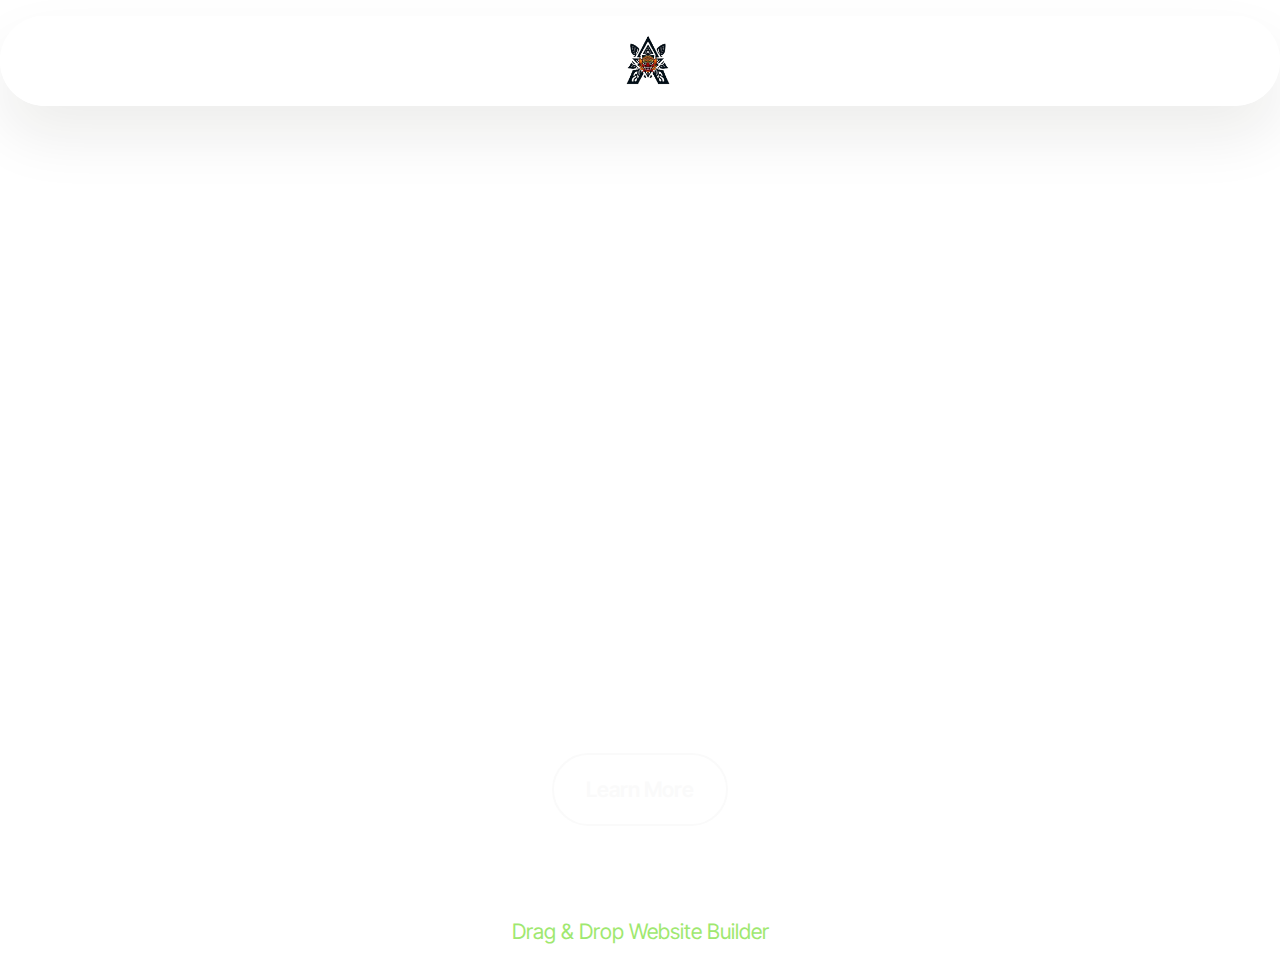
<file: index.html>
<!DOCTYPE html>
<html  >
<head>
  <!-- Site made with Mobirise Website Builder v5.9.18, https://mobirise.com -->
  <meta charset="UTF-8">
  <meta http-equiv="X-UA-Compatible" content="IE=edge">
  <meta name="generator" content="Mobirise v5.9.18, mobirise.com">
  <meta name="viewport" content="width=device-width, initial-scale=1, minimum-scale=1">
  <link rel="shortcut icon" href="assets/images/logo.png" type="image/x-icon">
  <meta name="description" content="">
  
  
  <title>Home</title>
  <link rel="stylesheet" href="assets/web/assets/mobirise-icons2/mobirise2.css">
  <link rel="stylesheet" href="assets/bootstrap/css/bootstrap.min.css">
  <link rel="stylesheet" href="assets/bootstrap/css/bootstrap-grid.min.css">
  <link rel="stylesheet" href="assets/bootstrap/css/bootstrap-reboot.min.css">
  <link rel="stylesheet" href="assets/dropdown/css/style.css">
  <link rel="stylesheet" href="assets/theme/css/style.css">
  <link rel="preload" href="https://fonts.googleapis.com/css2?family=Inter+Tight:wght@400;700&display=swap&display=swap" as="style" onload="this.onload=null;this.rel='stylesheet'">
  <noscript><link rel="stylesheet" href="https://fonts.googleapis.com/css2?family=Inter+Tight:wght@400;700&display=swap&display=swap"></noscript>
  <link rel="preload" as="style" href="assets/mobirise/css/mbr-additional.css?v=epBxqL"><link rel="stylesheet" href="assets/mobirise/css/mbr-additional.css?v=epBxqL" type="text/css">

  
  
  
</head>
<body>
  
  <section data-bs-version="5.1" class="menu menu4 cid-utjRCKic0p" once="menu" id="menu04-23">
	

	<nav class="navbar navbar-dropdown navbar-fixed-top navbar-expand-lg">
		<div class="container">
			<div class="navbar-brand">
				<span class="navbar-logo">
					<a href="https://mobiri.se">
						<img src="assets/images/logo.png" alt="Mobirise Website Builder" style="height: 4rem;">
					</a>
				</span>
				
			</div>
			
			
		</div>
	</nav>
</section>

<section data-bs-version="5.1" class="header16 cid-utjRjHtxuh mbr-fullscreen" data-bg-video="https://youtu.be/AJhPk93ksso?si=FszIshA5XYEoNwZH" id="header17-22">
  
  
  <div class="container-fluid">
    <div class="row">
      <div class="content-wrap col-12 col-md-12">
        <h1 class="mbr-section-title mbr-fonts-style mbr-white mb-4 display-1"><p>
          <strong><br>TRADISI BALI</strong></p></h1>
        
        <p class="mbr-fonts-style mbr-text mbr-white mb-4 display-7">Website yang menampilkan tradisi-tradisi Bali bertujuan untuk memperkenalkan dan melestarikan kekayaan budaya Bali kepada masyarakat luas, baik di Indonesia maupun dunia. Tradisi Bali memiliki keunikan tersendiri yang terjaga dari generasi ke generasi, dan melalui platform digital, kekayaan budaya ini dapat diperkenalkan ke khalayak yang lebih luas serta diwariskan dengan cara yang menarik dan mudah diakses.</p>
        <div class="mbr-section-btn"><a class="btn btn-white-outline display-7" href="page1.html">Learn More</a></div>
      </div>
    </div>
  </div>
</section><section class="display-7" style="padding: 0;align-items: center;justify-content: center;flex-wrap: wrap;    align-content: center;display: flex;position: relative;height: 4rem;"><a href="https://mobiri.se/3558644" style="flex: 1 1;height: 4rem;position: absolute;width: 100%;z-index: 1;"><img alt="" style="height: 4rem;" src="[data-uri]"></a><p style="margin: 0;text-align: center;" class="display-7">&#8204;</p><a style="z-index:1" href="https://mobirise.com/drag-drop-website-builder.html">Drag & Drop Website Builder</a></section><script src="assets/bootstrap/js/bootstrap.bundle.min.js"></script>  <script src="assets/smoothscroll/smooth-scroll.js"></script>  <script src="assets/ytplayer/index.js"></script>  <script src="assets/vimeoplayer/player.js"></script>  <script src="assets/dropdown/js/navbar-dropdown.js"></script>  <script src="assets/theme/js/script.js"></script>  
  
  
</body>
</html>
</file>
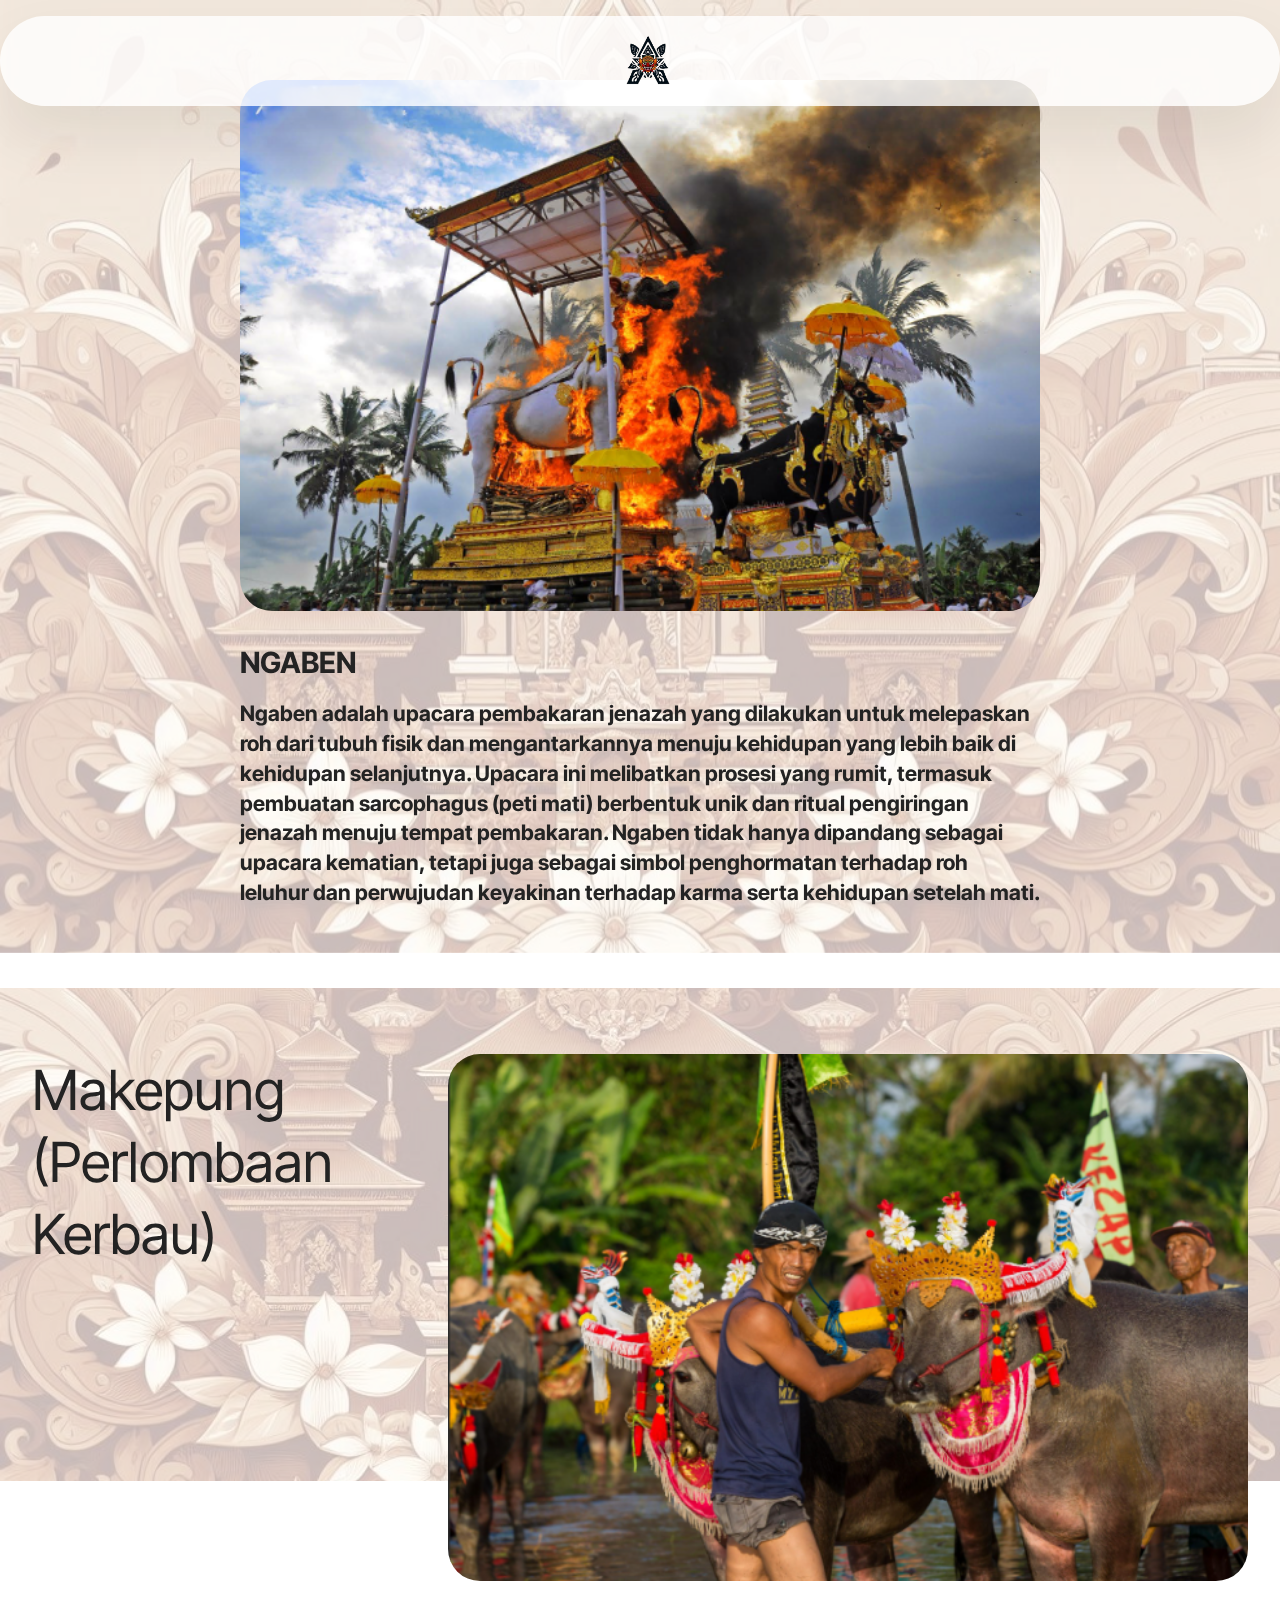
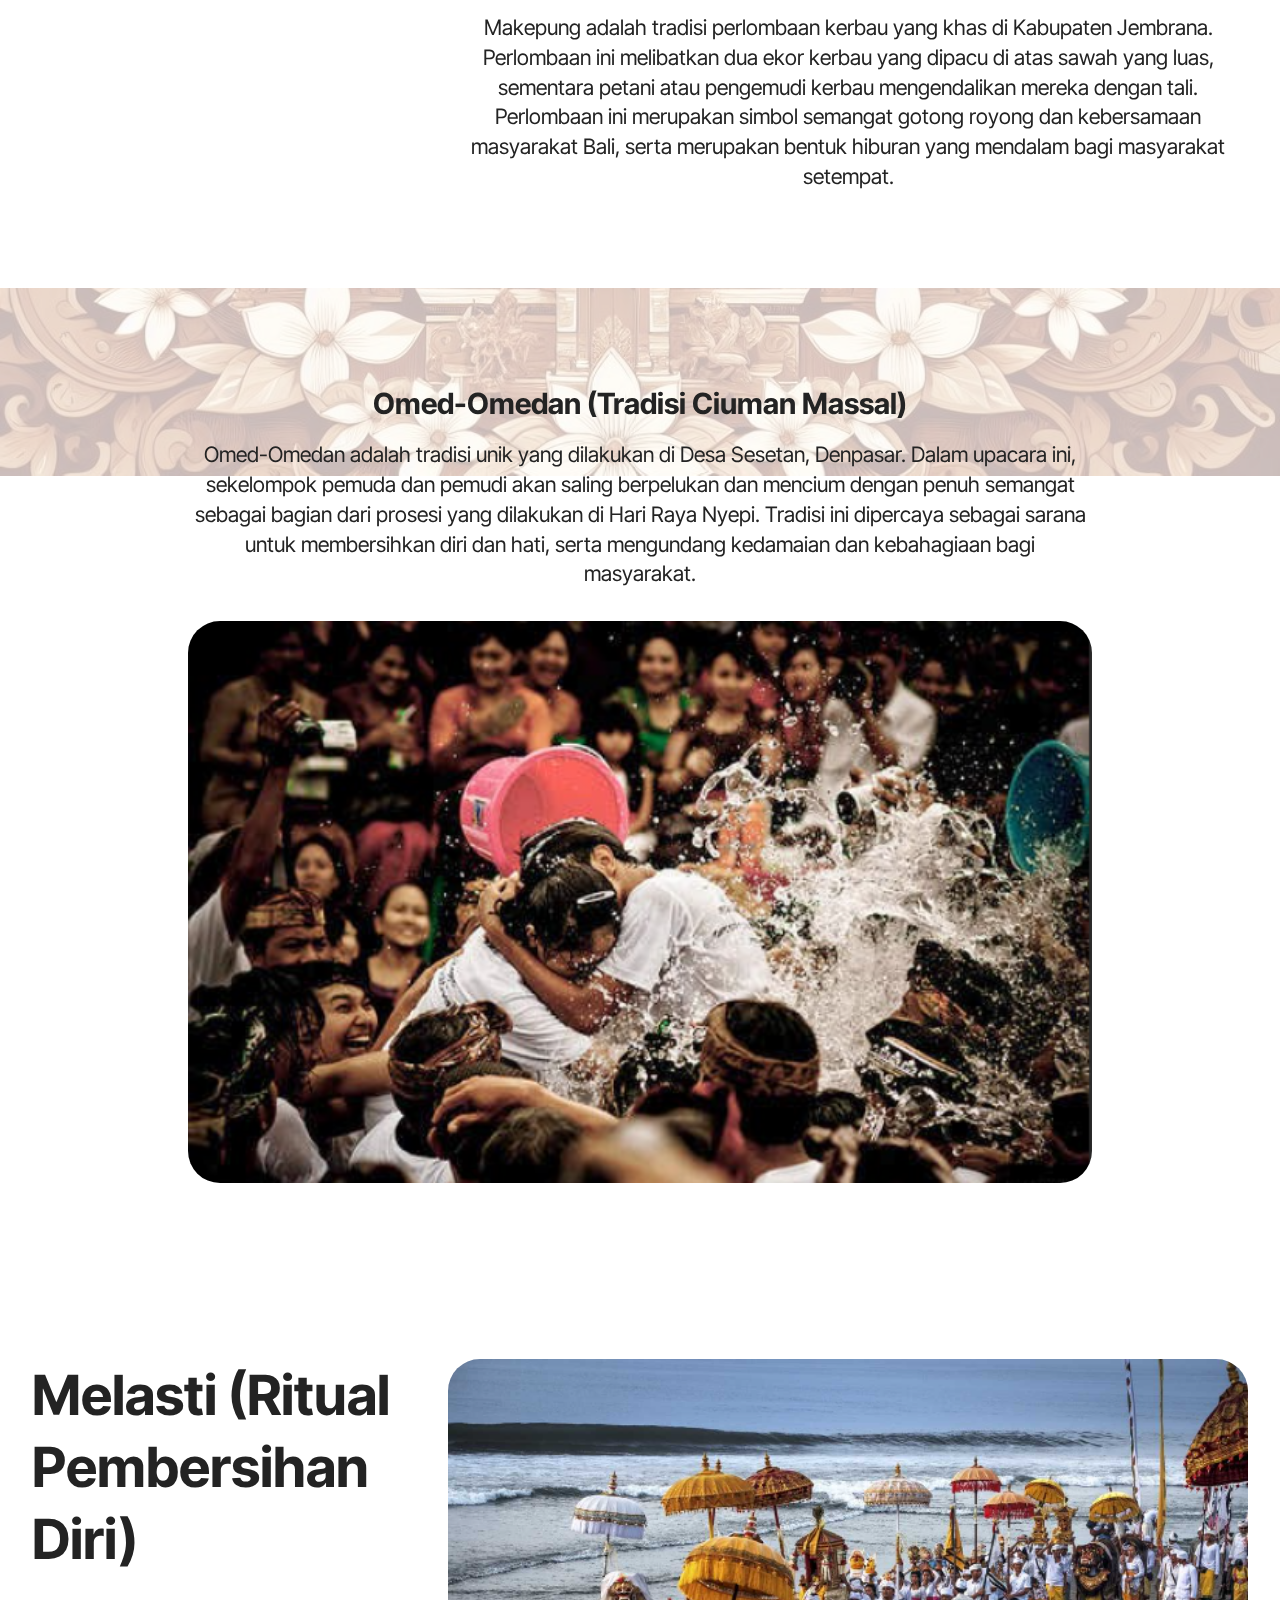
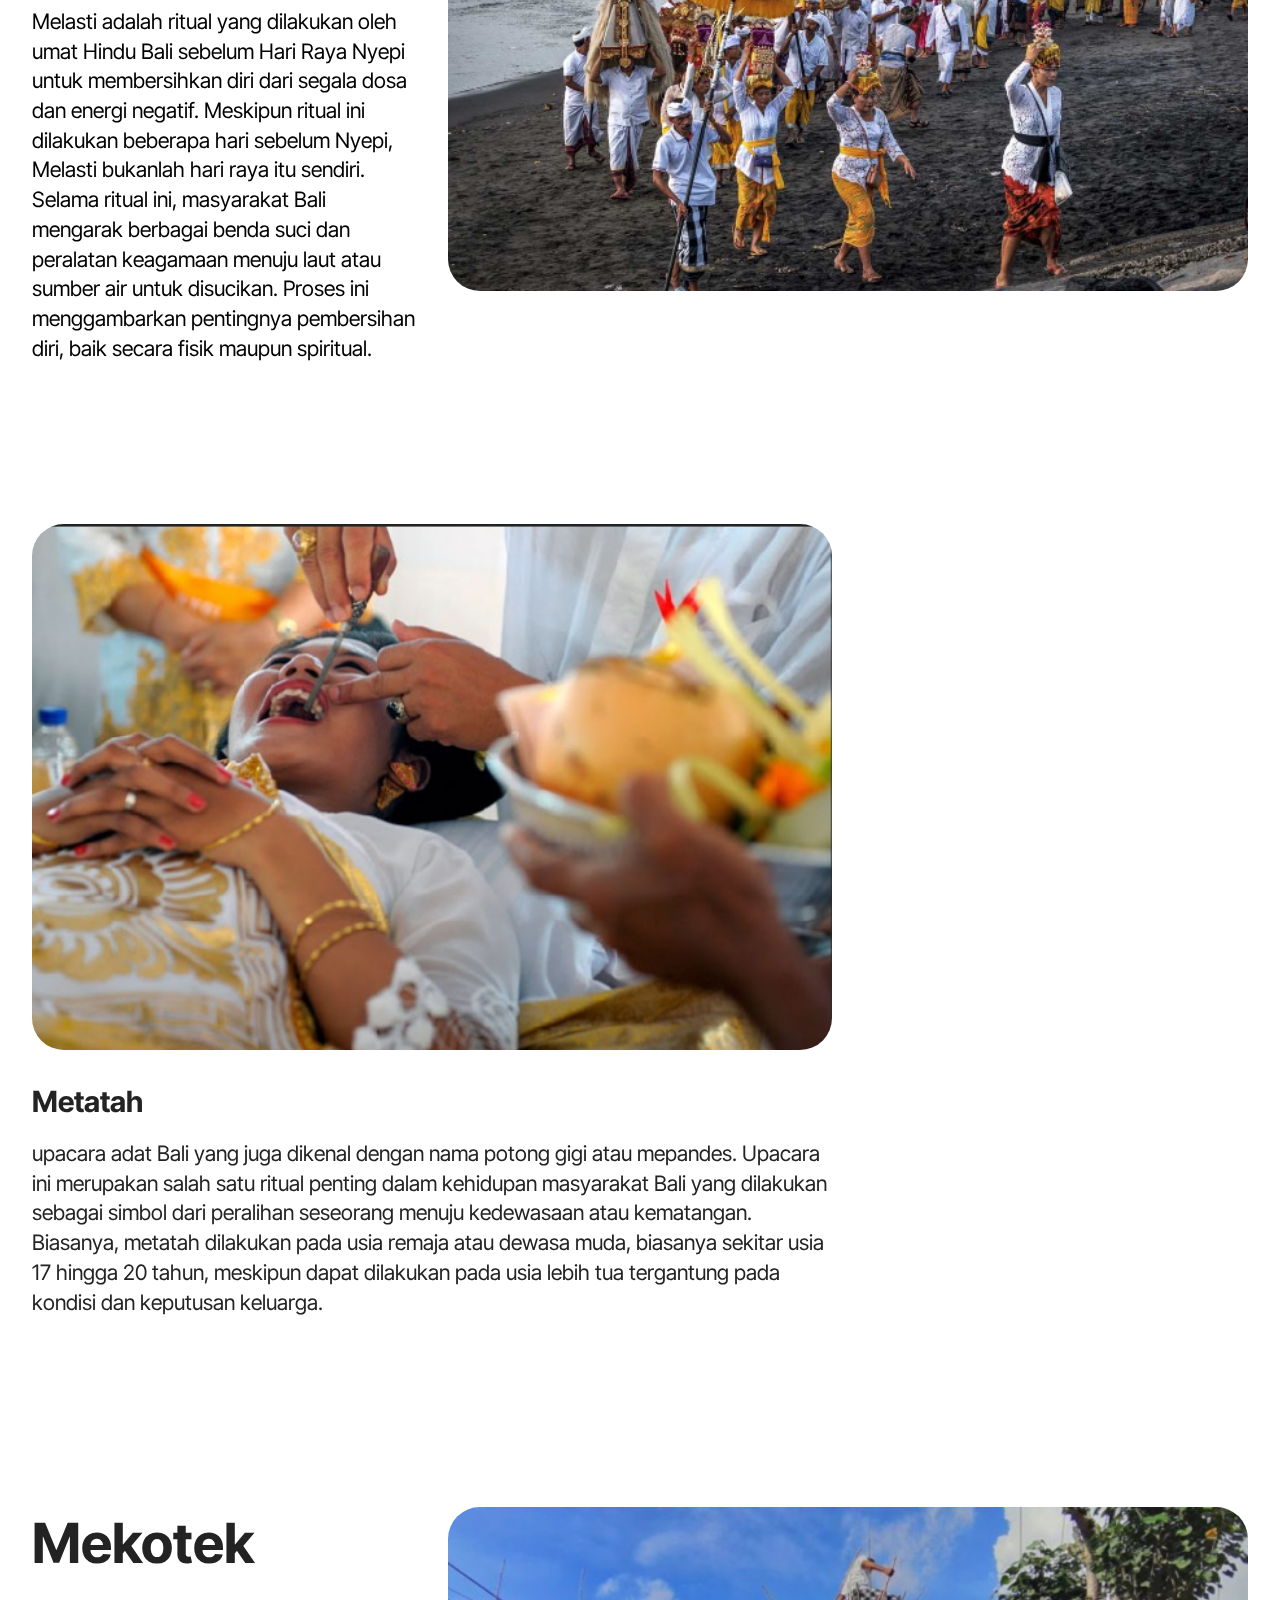
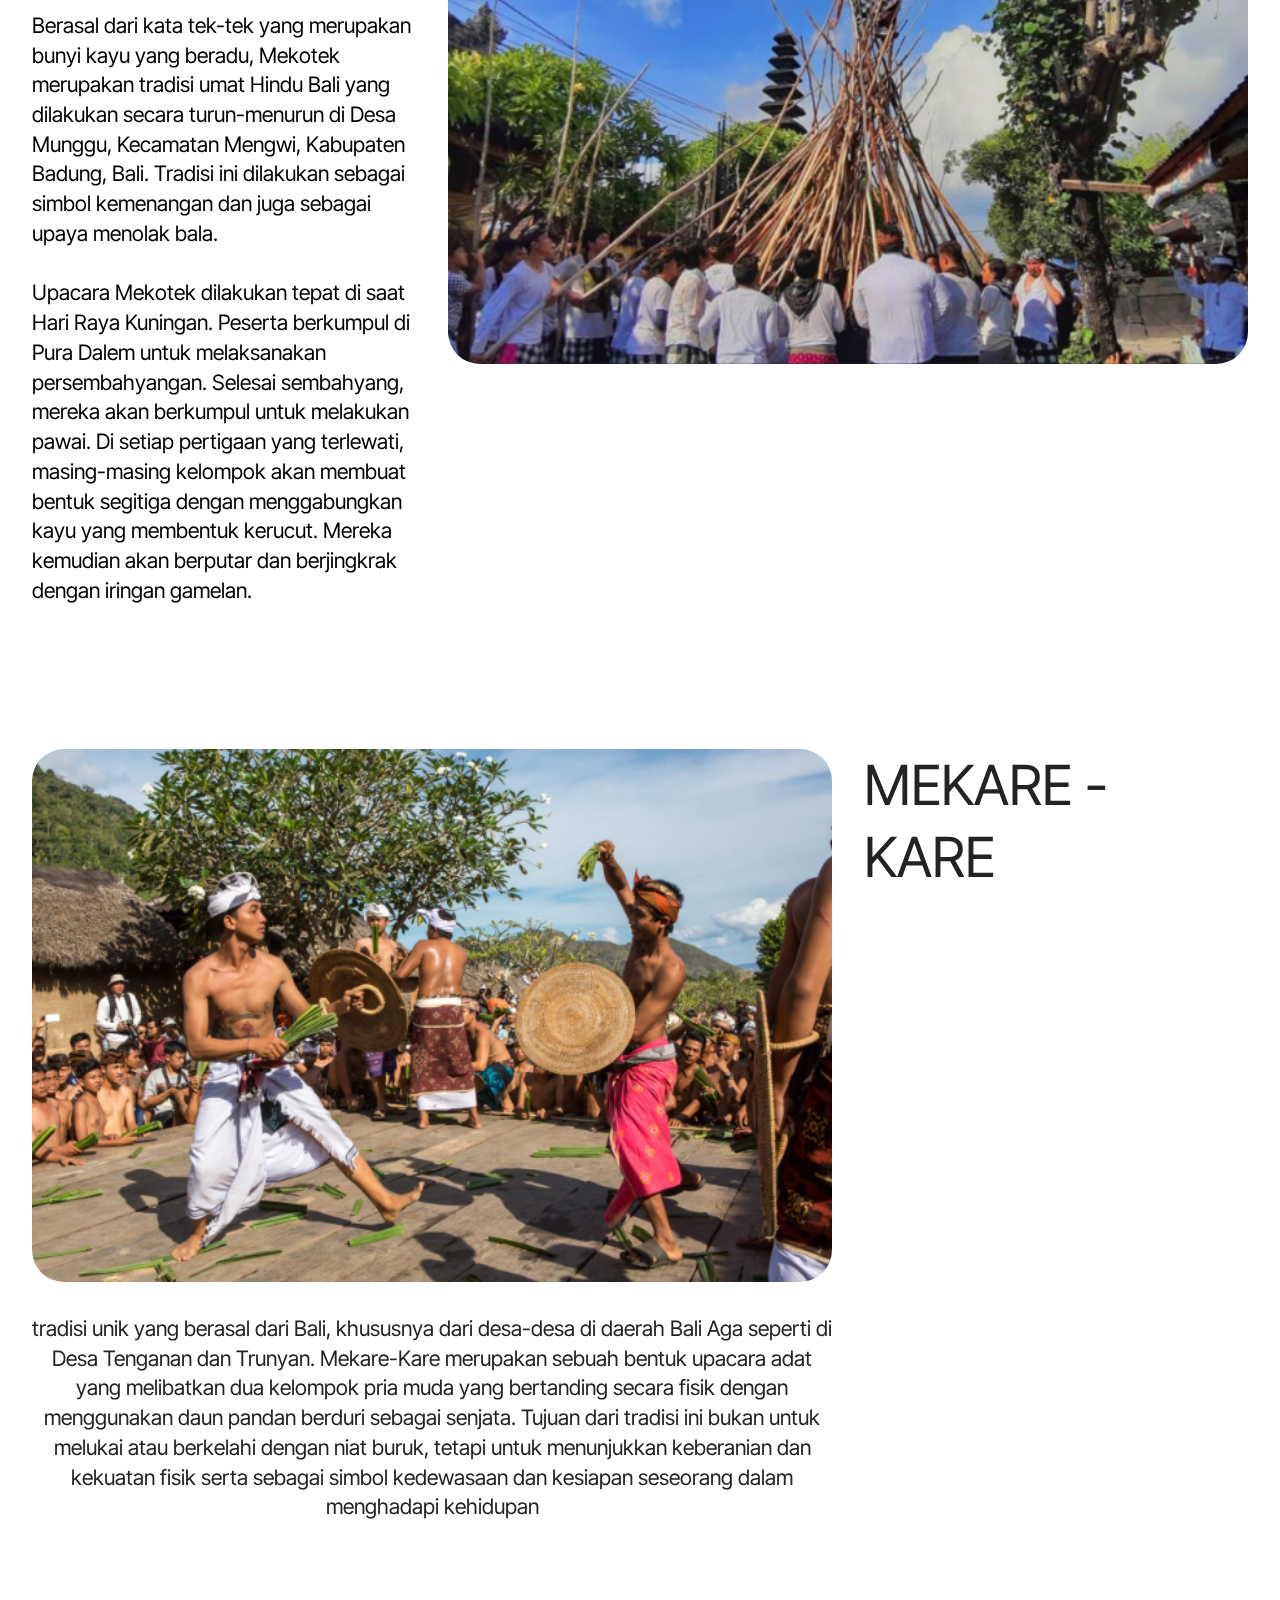
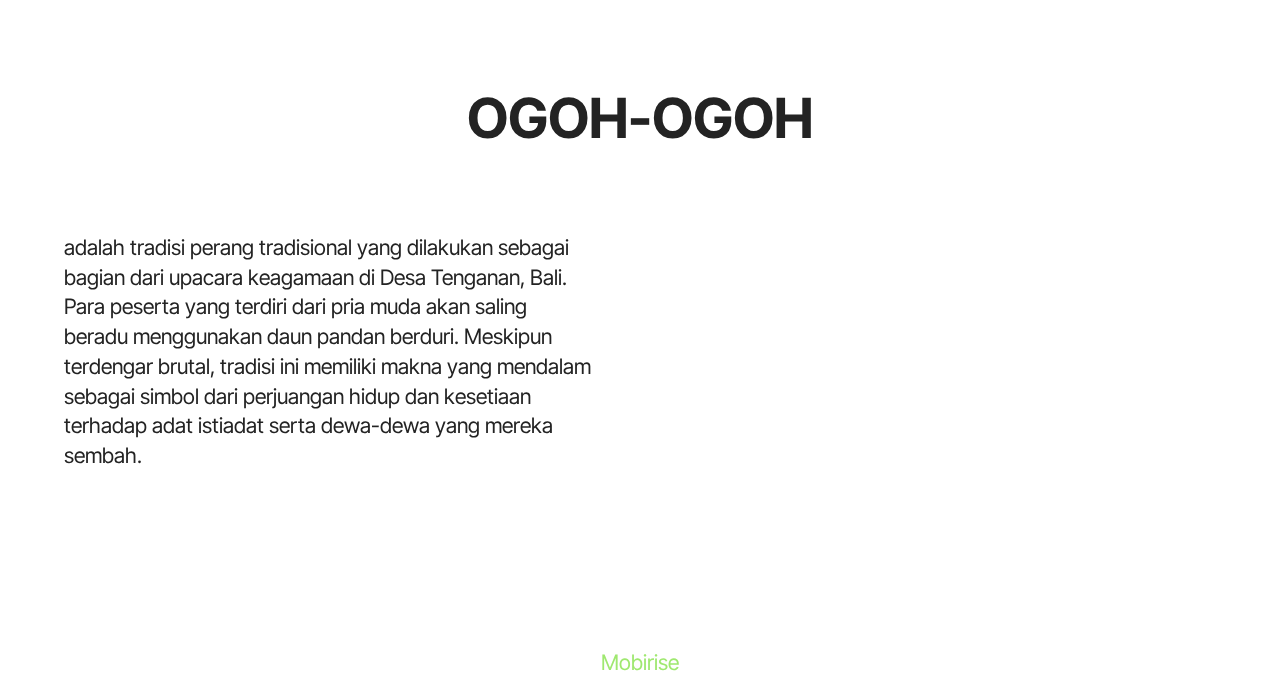
<file: page1.html>
<!DOCTYPE html>
<html  >
<head>
  <!-- Site made with Mobirise Website Builder v5.9.18, https://mobirise.com -->
  <meta charset="UTF-8">
  <meta http-equiv="X-UA-Compatible" content="IE=edge">
  <meta name="generator" content="Mobirise v5.9.18, mobirise.com">
  <meta name="viewport" content="width=device-width, initial-scale=1, minimum-scale=1">
  <link rel="shortcut icon" href="assets/images/logo.png" type="image/x-icon">
  <meta name="description" content="">
  
  
  <title>Page 1</title>
  <link rel="stylesheet" href="assets/web/assets/mobirise-icons2/mobirise2.css">
  <link rel="stylesheet" href="assets/bootstrap/css/bootstrap.min.css">
  <link rel="stylesheet" href="assets/bootstrap/css/bootstrap-grid.min.css">
  <link rel="stylesheet" href="assets/bootstrap/css/bootstrap-reboot.min.css">
  <link rel="stylesheet" href="assets/parallax/jarallax.css">
  <link rel="stylesheet" href="assets/dropdown/css/style.css">
  <link rel="stylesheet" href="assets/theme/css/style.css">
  <link rel="preload" href="https://fonts.googleapis.com/css2?family=Inter+Tight:wght@400;700&display=swap&display=swap" as="style" onload="this.onload=null;this.rel='stylesheet'">
  <noscript><link rel="stylesheet" href="https://fonts.googleapis.com/css2?family=Inter+Tight:wght@400;700&display=swap&display=swap"></noscript>
  <link rel="preload" as="style" href="assets/mobirise/css/mbr-additional.css?v=DYNwym"><link rel="stylesheet" href="assets/mobirise/css/mbr-additional.css?v=DYNwym" type="text/css">

  
  
  
</head>
<body>
  
  <section data-bs-version="5.1" class="menu menu4 cid-utjRCKic0p" once="menu" id="menu04-23">
	

	<nav class="navbar navbar-dropdown navbar-fixed-top navbar-expand-lg">
		<div class="container">
			<div class="navbar-brand">
				<span class="navbar-logo">
					<a href="https://mobiri.se">
						<img src="assets/images/logo.png" alt="Mobirise Website Builder" style="height: 4rem;">
					</a>
				</span>
				
			</div>
			
			
		</div>
	</nav>
</section>

<section data-bs-version="5.1" class="image06 cid-utjReHMwwB mbr-parallax-background" id="image06-1u">   
    

    
    <div class="mbr-overlay" style="opacity: 0.7; background-color: rgb(255, 255, 255);">
    </div>
    <div class="container">
        <div class="row justify-content-center">
            <div class="col-12 col-lg-8">
                <div class="image-wrapper mb-4">
                    <img class="w-100" src="assets/images/ngaben.png" alt="Mobirise Website Builder">
                </div>
                <h4 class="mbr-description mbr-fonts-style mb-3 align-center display-5">
                    <strong>NGABEN</strong></h4>
                <p class="mbr-description mbr-fonts-style mb-0 align-center display-7"><strong>
                    Ngaben adalah upacara pembakaran jenazah yang dilakukan untuk melepaskan roh dari tubuh fisik dan mengantarkannya menuju kehidupan yang lebih baik di kehidupan selanjutnya. Upacara ini melibatkan prosesi yang rumit, termasuk pembuatan sarcophagus (peti mati) berbentuk unik dan ritual pengiringan jenazah menuju tempat pembakaran. Ngaben tidak hanya dipandang sebagai upacara kematian, tetapi juga sebagai simbol penghormatan terhadap roh leluhur dan perwujudan keyakinan terhadap karma serta kehidupan setelah mati.</strong></p>
            </div>
        </div>
    </div>
</section>

<section data-bs-version="5.1" class="image05 cid-utjReI0FAy mbr-fullscreen mbr-parallax-background" id="image05-1v">    
    
    
    <div class="mbr-overlay" style="opacity: 0.7; background-color: rgb(255, 255, 255);">
    </div>
    <div class="container">
        <div class="row ">
            <div class="col-12 col-lg-8">
                <div class="image-wrapper mb-4">
                    <img class="w-100" src="assets/images/screenshot-2024-11-6.png" alt="Mobirise Website Builder">
                </div>
                <p class="mbr-description mbr-fonts-style mb-0 align-center display-7">Makepung adalah tradisi perlombaan kerbau yang khas di Kabupaten Jembrana. Perlombaan ini melibatkan dua ekor kerbau yang dipacu di atas sawah yang luas, sementara petani atau pengemudi kerbau mengendalikan mereka dengan tali. Perlombaan ini merupakan simbol semangat gotong royong dan kebersamaan masyarakat Bali, serta merupakan bentuk hiburan yang mendalam bagi masyarakat setempat.<br><br></p>
            </div>
            <div class="col-12 col-lg">
                <p class="mbr-side-description mbr-fonts-style mb-0 align-center display-2">
                    Makepung (Perlombaan Kerbau)</p>
            </div>
        </div>
    </div>
</section>

<section data-bs-version="5.1" class="image3 cid-utjReIeudt mbr-parallax-background" id="image03-1w">
  

  
  <div class="mbr-overlay" style="opacity: 0.7; background-color: rgb(255, 255, 255);"></div>

  <div class="container">
    <div class="row justify-content-center">
      <div class="col-12 col-lg-9">
        <h4 class="mbr-description mbr-fonts-style mb-3 align-center display-5"><strong>Omed-Omedan (Tradisi Ciuman Massal)</strong></h4>
        <p class="mbr-description mbr-fonts-style mb-4 align-center display-7">
          Omed-Omedan adalah tradisi unik yang dilakukan di Desa Sesetan, Denpasar. Dalam upacara ini, sekelompok pemuda dan pemudi akan saling berpelukan dan mencium dengan penuh semangat sebagai bagian dari prosesi yang dilakukan di Hari Raya Nyepi. Tradisi ini dipercaya sebagai sarana untuk membersihkan diri dan hati, serta mengundang kedamaian dan kebahagiaan bagi masyarakat.
        </p>
        <div class="image-wrapper">
          <img class="w-100" src="assets/images/screenshot-2024-11-7.png" alt="Mobirise Website Builder">
        </div>
      </div>
    </div>
  </div>
</section>

<section data-bs-version="5.1" class="image08 cid-utjReIBv7j mbr-parallax-background" id="image08-1x">
  
  
  <div class="mbr-overlay" style="opacity: 0.5; background-color: rgb(255, 255, 255);"></div>
  <div class="container">
    <div class="row justify-content-center">
      <div class="col-lg-4">
        <div class="col-12 col-md-12">
          <h5 class="mbr-section-title mbr-fonts-style mt-0 mb-4 display-2"><strong>Melasti (Ritual Pembersihan Diri)</strong></h5>
          <h6 class="mbr-section-subtitle mbr-fonts-style mt-0 mb-4 display-7">Melasti adalah ritual yang dilakukan oleh umat Hindu Bali sebelum Hari Raya Nyepi untuk membersihkan diri dari segala dosa dan energi negatif. Meskipun ritual ini dilakukan beberapa hari sebelum Nyepi, Melasti bukanlah hari raya itu sendiri. Selama ritual ini, masyarakat Bali mengarak berbagai benda suci dan peralatan keagamaan menuju laut atau sumber air untuk disucikan. Proses ini menggambarkan pentingnya pembersihan diri, baik secara fisik maupun spiritual.</h6>
          
        </div>
      </div>
      <div class="col-lg-8 side-features">
        <div class="image-wrapper mb-4">
          <img class="w-100" src="assets/images/melasti.png" alt="Mobirise Website Builder">
        </div>
      </div>
    </div>
  </div>
</section>

<section data-bs-version="5.1" class="image06 cid-utjReIN9y4 mbr-parallax-background" id="image06-1y">   
    

    
    <div class="mbr-overlay" style="opacity: 0.7; background-color: rgb(255, 255, 255);">
    </div>
    <div class="container">
        <div class="row justify-content-end">
            <div class="col-12 col-lg-8">
                <div class="image-wrapper mb-4">
                    <img class="w-100" src="assets/images/mepandes.png" alt="Mobirise Website Builder">
                </div>
                <h4 class="mbr-description mbr-fonts-style mb-3 align-center display-5"><strong>Metatah</strong></h4>
                <p class="mbr-description mbr-fonts-style mb-0 align-center display-7">upacara adat Bali yang juga dikenal dengan nama potong gigi atau mepandes. Upacara ini merupakan salah satu ritual penting dalam kehidupan masyarakat Bali yang dilakukan sebagai simbol dari peralihan seseorang menuju kedewasaan atau kematangan. Biasanya, metatah dilakukan pada usia remaja atau dewasa muda, biasanya sekitar usia 17 hingga 20 tahun, meskipun dapat dilakukan pada usia lebih tua tergantung pada kondisi dan keputusan keluarga.<br><br></p>
            </div>
        </div>
    </div>
</section>

<section data-bs-version="5.1" class="image08 cid-utjReJ2D6A mbr-parallax-background" id="image08-1z">
  
  
  <div class="mbr-overlay" style="opacity: 0.5; background-color: rgb(255, 255, 255);"></div>
  <div class="container">
    <div class="row justify-content-center">
      <div class="col-lg-4">
        <div class="col-12 col-md-12">
          <h5 class="mbr-section-title mbr-fonts-style mt-0 mb-4 display-2"><strong>Mekotek</strong></h5>
          <h6 class="mbr-section-subtitle mbr-fonts-style mt-0 mb-4 display-7">Berasal dari kata tek-tek yang merupakan bunyi kayu yang beradu, Mekotek merupakan tradisi umat Hindu Bali yang dilakukan secara turun-menurun di Desa Munggu, Kecamatan Mengwi, Kabupaten Badung, Bali. Tradisi ini dilakukan sebagai simbol kemenangan dan juga sebagai upaya menolak bala.<br><br>
<div>
</div><div>Upacara Mekotek dilakukan tepat di saat Hari Raya Kuningan. Peserta berkumpul di Pura Dalem untuk melaksanakan persembahyangan. Selesai sembahyang, mereka akan berkumpul untuk melakukan pawai. Di setiap pertigaan yang terlewati, masing-masing kelompok akan membuat bentuk segitiga dengan menggabungkan kayu yang membentuk kerucut. Mereka kemudian akan berputar dan berjingkrak dengan iringan gamelan.</div></h6>
          
        </div>
      </div>
      <div class="col-lg-8 side-features">
        <div class="image-wrapper mb-4">
          <img class="w-100" src="assets/images/screenshot-2024-11-8.png" alt="Mobirise Website Builder">
        </div>
      </div>
    </div>
  </div>
</section>

<section data-bs-version="5.1" class="image05 cid-utjReJghSB mbr-fullscreen mbr-parallax-background" id="image05-20">    
    
    
    <div class="mbr-overlay" style="opacity: 0.7; background-color: rgb(255, 255, 255);">
    </div>
    <div class="container-fluid">
        <div class="row ">
            <div class="col-12 col-lg-8">
                <div class="image-wrapper mb-4">
                    <img class="w-100" src="assets/images/screenshot-2024-11-9.png" alt="Mobirise Website Builder">
                </div>
                <p class="mbr-description mbr-fonts-style mb-0 align-center display-7">
                    tradisi unik yang berasal dari Bali, khususnya dari desa-desa di daerah Bali Aga seperti di Desa Tenganan dan Trunyan. Mekare-Kare merupakan sebuah bentuk upacara adat yang melibatkan dua kelompok pria muda yang bertanding secara fisik dengan menggunakan daun pandan berduri sebagai senjata. Tujuan dari tradisi ini bukan untuk melukai atau berkelahi dengan niat buruk, tetapi untuk menunjukkan keberanian dan kekuatan fisik serta sebagai simbol kedewasaan dan kesiapan seseorang dalam menghadapi kehidupan</p>
            </div>
            <div class="col-12 col-lg">
                <p class="mbr-side-description mbr-fonts-style mb-0 align-center display-2">
                    MEKARE - KARE</p>
            </div>
        </div>
    </div>
</section>

<section data-bs-version="5.1" class="video05 cid-utjReJwUaY mbr-parallax-background" id="video05-21">
    

    
    <div class="mbr-overlay" style="opacity: 0.5; background-color: rgb(255, 255, 255);">
    </div>

    <div class="container">
        <div class="row justify-content-center">
            <div class="title-wrapper mb-5">
                <h4 class="mbr-section-maintitle mbr-fonts-style mb-0 display-2">
                    <strong>OGOH-OGOH</strong></h4>
            </div>
            <div class="col-12 col-md">
                <div class="text-wrapper">
                    
                    <p class="mbr-text mb-4 mbr-fonts-style display-7">
                        adalah tradisi perang tradisional yang dilakukan sebagai bagian dari upacara keagamaan di Desa Tenganan, Bali. Para peserta yang terdiri dari pria muda akan saling beradu menggunakan daun pandan berduri. Meskipun terdengar brutal, tradisi ini memiliki makna yang mendalam sebagai simbol dari perjuangan hidup dan kesetiaan terhadap adat istiadat serta dewa-dewa yang mereka sembah.
                    </p>
                    
                </div>
            </div>
            <div class="col-12 col-md-6 video-block">
                <div class="mbr-figure"><iframe class="mbr-embedded-video" src="https://www.youtube.com/embed/xXVcyqGkQFE?rel=0&amp;amp;mute=1&amp;showinfo=0&amp;autoplay=1&amp;loop=1&amp;playlist=xXVcyqGkQFE" width="1280" height="720" frameborder="0" allowfullscreen></iframe></div>
                
            </div>
        </div>
    </div>
</section><section class="display-7" style="padding: 0;align-items: center;justify-content: center;flex-wrap: wrap;    align-content: center;display: flex;position: relative;height: 4rem;"><a href="https://mobiri.se/3558644" style="flex: 1 1;height: 4rem;position: absolute;width: 100%;z-index: 1;"><img alt="" style="height: 4rem;" src="[data-uri]"></a><p style="margin: 0;text-align: center;" class="display-7">&#8204;</p><a style="z-index:1" href="https://mobirise.com">Mobirise </a></section><script src="assets/bootstrap/js/bootstrap.bundle.min.js"></script>  <script src="assets/parallax/jarallax.js"></script>  <script src="assets/smoothscroll/smooth-scroll.js"></script>  <script src="assets/ytplayer/index.js"></script>  <script src="assets/dropdown/js/navbar-dropdown.js"></script>  <script src="assets/theme/js/script.js"></script>  
  
  
</body>
</html>
</file>
<file: assets/web/assets/mobirise-icons2/mobirise2.css>
@font-face {
  font-family: 'Moririse2';
  font-display: swap;
  src:  url('mobirise2.eot?f2bix4');
  src:  url('mobirise2.eot?f2bix4#iefix') format('embedded-opentype'),
    url('mobirise2.ttf?f2bix4') format('truetype'),
    url('mobirise2.woff?f2bix4') format('woff'),
    url('mobirise2.svg?f2bix4#mobirise2') format('svg');
  font-weight: normal;
  font-style: normal;
}

[class^="mobi-"], [class*=" mobi-"] {
  /* use !important to prevent issues with browser extensions that change fonts */
  font-family: 'Moririse2' !important;
  speak: none;
  font-style: normal;
  font-weight: normal;
  font-variant: normal;
  text-transform: none;
  line-height: 1;

  /* Better Font Rendering =========== */
  -webkit-font-smoothing: antialiased;
  -moz-osx-font-smoothing: grayscale;
}

.mobi-mbri-add-submenu:before {
  content: "\e900";
}
.mobi-mbri-alert:before {
  content: "\e901";
}
.mobi-mbri-align-center:before {
  content: "\e902";
}
.mobi-mbri-align-justify:before {
  content: "\e903";
}
.mobi-mbri-align-left:before {
  content: "\e904";
}
.mobi-mbri-align-right:before {
  content: "\e905";
}
.mobi-mbri-android:before {
  content: "\e906";
}
.mobi-mbri-apple:before {
  content: "\e907";
}
.mobi-mbri-arrow-down:before {
  content: "\e908";
}
.mobi-mbri-arrow-next:before {
  content: "\e909";
}
.mobi-mbri-arrow-prev:before {
  content: "\e90a";
}
.mobi-mbri-arrow-up:before {
  content: "\e90b";
}
.mobi-mbri-bold:before {
  content: "\e90c";
}
.mobi-mbri-bookmark:before {
  content: "\e90d";
}
.mobi-mbri-bootstrap:before {
  content: "\e90e";
}
.mobi-mbri-briefcase:before {
  content: "\e90f";
}
.mobi-mbri-browse:before {
  content: "\e910";
}
.mobi-mbri-bulleted-list:before {
  content: "\e911";
}
.mobi-mbri-calendar:before {
  content: "\e912";
}
.mobi-mbri-camera:before {
  content: "\e913";
}
.mobi-mbri-cart-add:before {
  content: "\e914";
}
.mobi-mbri-cart-full:before {
  content: "\e915";
}
.mobi-mbri-cash:before {
  content: "\e916";
}
.mobi-mbri-change-style:before {
  content: "\e917";
}
.mobi-mbri-chat:before {
  content: "\e918";
}
.mobi-mbri-clock:before {
  content: "\e919";
}
.mobi-mbri-close:before {
  content: "\e91a";
}
.mobi-mbri-cloud:before {
  content: "\e91b";
}
.mobi-mbri-code:before {
  content: "\e91c";
}
.mobi-mbri-contact-form:before {
  content: "\e91d";
}
.mobi-mbri-credit-card:before {
  content: "\e91e";
}
.mobi-mbri-cursor-click:before {
  content: "\e91f";
}
.mobi-mbri-cust-feedback:before {
  content: "\e920";
}
.mobi-mbri-database:before {
  content: "\e921";
}
.mobi-mbri-delivery:before {
  content: "\e922";
}
.mobi-mbri-desktop:before {
  content: "\e923";
}
.mobi-mbri-devices:before {
  content: "\e924";
}
.mobi-mbri-down:before {
  content: "\e925";
}
.mobi-mbri-download-2:before {
  content: "\e926";
}
.mobi-mbri-download:before {
  content: "\e927";
}
.mobi-mbri-drag-n-drop-2:before {
  content: "\e928";
}
.mobi-mbri-drag-n-drop:before {
  content: "\e929";
}
.mobi-mbri-edit-2:before {
  content: "\e92a";
}
.mobi-mbri-edit:before {
  content: "\e92b";
}
.mobi-mbri-error:before {
  content: "\e92c";
}
.mobi-mbri-extension:before {
  content: "\e92d";
}
.mobi-mbri-features:before {
  content: "\e92e";
}
.mobi-mbri-file:before {
  content: "\e92f";
}
.mobi-mbri-flag:before {
  content: "\e930";
}
.mobi-mbri-folder:before {
  content: "\e931";
}
.mobi-mbri-gift:before {
  content: "\e932";
}
.mobi-mbri-github:before {
  content: "\e933";
}
.mobi-mbri-globe-2:before {
  content: "\e934";
}
.mobi-mbri-globe:before {
  content: "\e935";
}
.mobi-mbri-growing-chart:before {
  content: "\e936";
}
.mobi-mbri-hearth:before {
  content: "\e937";
}
.mobi-mbri-help:before {
  content: "\e938";
}
.mobi-mbri-home:before {
  content: "\e939";
}
.mobi-mbri-hot-cup:before {
  content: "\e93a";
}
.mobi-mbri-idea:before {
  content: "\e93b";
}
.mobi-mbri-image-gallery:before {
  content: "\e93c";
}
.mobi-mbri-image-slider:before {
  content: "\e93d";
}
.mobi-mbri-info:before {
  content: "\e93e";
}
.mobi-mbri-italic:before {
  content: "\e93f";
}
.mobi-mbri-key:before {
  content: "\e940";
}
.mobi-mbri-laptop:before {
  content: "\e941";
}
.mobi-mbri-layers:before {
  content: "\e942";
}
.mobi-mbri-left-right:before {
  content: "\e943";
}
.mobi-mbri-left:before {
  content: "\e944";
}
.mobi-mbri-letter:before {
  content: "\e945";
}
.mobi-mbri-like:before {
  content: "\e946";
}
.mobi-mbri-link:before {
  content: "\e947";
}
.mobi-mbri-lock:before {
  content: "\e948";
}
.mobi-mbri-login:before {
  content: "\e949";
}
.mobi-mbri-logout:before {
  content: "\e94a";
}
.mobi-mbri-magic-stick:before {
  content: "\e94b";
}
.mobi-mbri-map-pin:before {
  content: "\e94c";
}
.mobi-mbri-menu:before {
  content: "\e94d";
}
.mobi-mbri-mobile-2:before {
  content: "\e94e";
}
.mobi-mbri-mobile-horizontal:before {
  content: "\e94f";
}
.mobi-mbri-mobile:before {
  content: "\e950";
}
.mobi-mbri-mobirise:before {
  content: "\e951";
}
.mobi-mbri-more-horizontal:before {
  content: "\e952";
}
.mobi-mbri-more-vertical:before {
  content: "\e953";
}
.mobi-mbri-music:before {
  content: "\e954";
}
.mobi-mbri-new-file:before {
  content: "\e955";
}
.mobi-mbri-numbered-list:before {
  content: "\e956";
}
.mobi-mbri-opened-folder:before {
  content: "\e957";
}
.mobi-mbri-pages:before {
  content: "\e958";
}
.mobi-mbri-paper-plane:before {
  content: "\e959";
}
.mobi-mbri-paperclip:before {
  content: "\e95a";
}
.mobi-mbri-phone:before {
  content: "\e95b";
}
.mobi-mbri-photo:before {
  content: "\e95c";
}
.mobi-mbri-photos:before {
  content: "\e95d";
}
.mobi-mbri-pin:before {
  content: "\e95e";
}
.mobi-mbri-play:before {
  content: "\e95f";
}
.mobi-mbri-plus:before {
  content: "\e960";
}
.mobi-mbri-preview:before {
  content: "\e961";
}
.mobi-mbri-print:before {
  content: "\e962";
}
.mobi-mbri-protect:before {
  content: "\e963";
}
.mobi-mbri-question:before {
  content: "\e964";
}
.mobi-mbri-quote-left:before {
  content: "\e965";
}
.mobi-mbri-quote-right:before {
  content: "\e966";
}
.mobi-mbri-redo:before {
  content: "\e967";
}
.mobi-mbri-refresh:before {
  content: "\e968";
}
.mobi-mbri-responsive-2:before {
  content: "\e969";
}
.mobi-mbri-responsive:before {
  content: "\e96a";
}
.mobi-mbri-right:before {
  content: "\e96b";
}
.mobi-mbri-rocket:before {
  content: "\e96c";
}
.mobi-mbri-sad-face:before {
  content: "\e96d";
}
.mobi-mbri-sale:before {
  content: "\e96e";
}
.mobi-mbri-save:before {
  content: "\e96f";
}
.mobi-mbri-search:before {
  content: "\e970";
}
.mobi-mbri-setting-2:before {
  content: "\e971";
}
.mobi-mbri-setting-3:before {
  content: "\e972";
}
.mobi-mbri-setting:before {
  content: "\e973";
}
.mobi-mbri-share:before {
  content: "\e974";
}
.mobi-mbri-shopping-bag:before {
  content: "\e975";
}
.mobi-mbri-shopping-basket:before {
  content: "\e976";
}
.mobi-mbri-shopping-cart:before {
  content: "\e977";
}
.mobi-mbri-sites:before {
  content: "\e978";
}
.mobi-mbri-smile-face:before {
  content: "\e979";
}
.mobi-mbri-speed:before {
  content: "\e97a";
}
.mobi-mbri-star:before {
  content: "\e97b";
}
.mobi-mbri-success:before {
  content: "\e97c";
}
.mobi-mbri-sun:before {
  content: "\e97d";
}
.mobi-mbri-sun2:before {
  content: "\e97e";
}
.mobi-mbri-tablet-vertical:before {
  content: "\e97f";
}
.mobi-mbri-tablet:before {
  content: "\e980";
}
.mobi-mbri-target:before {
  content: "\e981";
}
.mobi-mbri-timer:before {
  content: "\e982";
}
.mobi-mbri-to-ftp:before {
  content: "\e983";
}
.mobi-mbri-to-local-drive:before {
  content: "\e984";
}
.mobi-mbri-touch-swipe:before {
  content: "\e985";
}
.mobi-mbri-touch:before {
  content: "\e986";
}
.mobi-mbri-trash:before {
  content: "\e987";
}
.mobi-mbri-underline:before {
  content: "\e988";
}
.mobi-mbri-undo:before {
  content: "\e989";
}
.mobi-mbri-unlink:before {
  content: "\e98a";
}
.mobi-mbri-unlock:before {
  content: "\e98b";
}
.mobi-mbri-up-down:before {
  content: "\e98c";
}
.mobi-mbri-up:before {
  content: "\e98d";
}
.mobi-mbri-update:before {
  content: "\e98e";
}
.mobi-mbri-upload-2:before {
  content: "\e98f";
}
.mobi-mbri-upload:before {
  content: "\e990";
}
.mobi-mbri-user-2:before {
  content: "\e991";
}
.mobi-mbri-user:before {
  content: "\e992";
}
.mobi-mbri-users:before {
  content: "\e993";
}
.mobi-mbri-video-play:before {
  content: "\e994";
}
.mobi-mbri-video:before {
  content: "\e995";
}
.mobi-mbri-watch:before {
  content: "\e996";
}
.mobi-mbri-website-theme-2:before {
  content: "\e997";
}
.mobi-mbri-website-theme:before {
  content: "\e998";
}
.mobi-mbri-wifi:before {
  content: "\e999";
}
.mobi-mbri-windows:before {
  content: "\e99a";
}
.mobi-mbri-zoom-in:before {
  content: "\e99b";
}
.mobi-mbri-zoom-out:before {
  content: "\e99c";
}
</file>
<file: assets/dropdown/css/style.css>
.navbar-dropdown {
  left: 0;
  padding: 0;
  position: absolute;
  right: 0;
  top: 0;
  transition: all 0.45s ease;
  z-index: 1030;
  background: #282828; }
  .navbar-dropdown .navbar-logo {
    margin-right: 0.8rem;
    transition: margin 0.3s ease-in-out;
    vertical-align: middle; }
    .navbar-dropdown .navbar-logo img {
      height: 3.125rem;
      transition: all 0.3s ease-in-out; }
    .navbar-dropdown .navbar-logo.mbr-iconfont {
      font-size: 3.125rem;
      line-height: 3.125rem; }
  .navbar-dropdown .navbar-caption {
    font-weight: 700;
    white-space: normal;
    vertical-align: -4px;
    line-height: 3.125rem !important; }
    .navbar-dropdown .navbar-caption, .navbar-dropdown .navbar-caption:hover {
      color: inherit;
      text-decoration: none; }
  .navbar-dropdown .mbr-iconfont + .navbar-caption {
    vertical-align: -1px; }
  .navbar-dropdown.navbar-fixed-top {
    position: fixed; }
  .navbar-dropdown .navbar-brand span {
    vertical-align: -4px; }
  .navbar-dropdown.bg-color.transparent {
    background: none; }
  .navbar-dropdown.navbar-short .navbar-brand {
    padding: 0.625rem 0; }
    .navbar-dropdown.navbar-short .navbar-brand span {
      vertical-align: -1px; }
  .navbar-dropdown.navbar-short .navbar-caption {
    line-height: 2.375rem !important;
    vertical-align: -2px; }
  .navbar-dropdown.navbar-short .navbar-logo {
    margin-right: 0.5rem; }
    .navbar-dropdown.navbar-short .navbar-logo img {
      height: 2.375rem; }
    .navbar-dropdown.navbar-short .navbar-logo.mbr-iconfont {
      font-size: 2.375rem;
      line-height: 2.375rem; }
  .navbar-dropdown.navbar-short .mbr-table-cell {
    height: 3.625rem; }
  .navbar-dropdown .navbar-close {
    left: 0.6875rem;
    position: fixed;
    top: 0.75rem;
    z-index: 1000; }
  .navbar-dropdown .hamburger-icon {
    content: "";
    display: inline-block;
    vertical-align: middle;
    width: 16px;
    -webkit-box-shadow: 0 -6px 0 1px #282828,0 0 0 1px #282828,0 6px 0 1px #282828;
    -moz-box-shadow: 0 -6px 0 1px #282828,0 0 0 1px #282828,0 6px 0 1px #282828;
    box-shadow: 0 -6px 0 1px #282828,0 0 0 1px #282828,0 6px 0 1px #282828; }

.dropdown-menu .dropdown-toggle[data-toggle="dropdown-submenu"]::after {
  border-bottom: 0.35em solid transparent;
  border-left: 0.35em solid;
  border-right: 0;
  border-top: 0.35em solid transparent;
  margin-left: 0.3rem; }

.dropdown-menu .dropdown-item:focus {
  outline: 0; }

.nav-dropdown {
  font-size: 0.75rem;
  font-weight: 500;
  height: auto !important; }
  .nav-dropdown .nav-btn {
    padding-left: 1rem; }
  .nav-dropdown .link {
    margin: .667em 1.667em;
    font-weight: 500;
    padding: 0;
    transition: color .2s ease-in-out; }
    .nav-dropdown .link.dropdown-toggle {
      margin-right: 2.583em; }
      .nav-dropdown .link.dropdown-toggle::after {
        margin-left: .25rem;
        border-top: 0.35em solid;
        border-right: 0.35em solid transparent;
        border-left: 0.35em solid transparent;
        border-bottom: 0; }
      .nav-dropdown .link.dropdown-toggle[aria-expanded="true"] {
        margin: 0;
        padding: 0.667em 3.263em  0.667em 1.667em; }
  .nav-dropdown .link::after,
  .nav-dropdown .dropdown-item::after {
    color: inherit; }
  .nav-dropdown .btn {
    font-size: 0.75rem;
    font-weight: 700;
    letter-spacing: 0;
    margin-bottom: 0;
    padding-left: 1.25rem;
    padding-right: 1.25rem; }
  .nav-dropdown .dropdown-menu {
    border-radius: 0;
    border: 0;
    left: 0;
    margin: 0;
    padding-bottom: 1.25rem;
    padding-top: 1.25rem;
    position: relative; }
  .nav-dropdown .dropdown-submenu {
    margin-left: 0.125rem;
    top: 0; }
  .nav-dropdown .dropdown-item {
    font-weight: 500;
    line-height: 2;
    padding: 0.3846em 4.615em 0.3846em 1.5385em;
    position: relative;
    transition: color .2s ease-in-out, background-color .2s ease-in-out; }
    .nav-dropdown .dropdown-item::after {
      margin-top: -0.3077em;
      position: absolute;
      right: 1.1538em;
      top: 50%; }
    .nav-dropdown .dropdown-item:focus, .nav-dropdown .dropdown-item:hover {
      background: none; }

@media (max-width: 767px) {
  .nav-dropdown.navbar-toggleable-sm {
    bottom: 0;
    display: none;
    left: 0;
    overflow-x: hidden;
    position: fixed;
    top: 0;
    transform: translateX(-100%);
    -ms-transform: translateX(-100%);
    -webkit-transform: translateX(-100%);
    width: 18.75rem;
    z-index: 999; } }
.nav-dropdown.navbar-toggleable-xl {
  bottom: 0;
  display: none;
  left: 0;
  overflow-x: hidden;
  position: fixed;
  top: 0;
  transform: translateX(-100%);
  -ms-transform: translateX(-100%);
  -webkit-transform: translateX(-100%);
  width: 18.75rem;
  z-index: 999; }

.nav-dropdown-sm {
  display: block !important;
  overflow-x: hidden;
  overflow: auto;
  padding-top: 3.875rem; }
  .nav-dropdown-sm::after {
    content: "";
    display: block;
    height: 3rem;
    width: 100%; }
  .nav-dropdown-sm.collapse.in ~ .navbar-close {
    display: block !important; }
  .nav-dropdown-sm.collapsing, .nav-dropdown-sm.collapse.in {
    transform: translateX(0);
    -ms-transform: translateX(0);
    -webkit-transform: translateX(0);
    transition: all 0.25s ease-out;
    -webkit-transition: all 0.25s ease-out;
    background: #282828; }
  .nav-dropdown-sm.collapsing[aria-expanded="false"] {
    transform: translateX(-100%);
    -ms-transform: translateX(-100%);
    -webkit-transform: translateX(-100%); }
  .nav-dropdown-sm .nav-item {
    display: block;
    margin-left: 0 !important;
    padding-left: 0; }
  .nav-dropdown-sm .link,
  .nav-dropdown-sm .dropdown-item {
    border-top: 1px dotted rgba(255, 255, 255, 0.1);
    font-size: 0.8125rem;
    line-height: 1.6;
    margin: 0 !important;
    padding: 0.875rem 2.4rem 0.875rem 1.5625rem !important;
    position: relative;
    white-space: normal; }
    .nav-dropdown-sm .link:focus, .nav-dropdown-sm .link:hover,
    .nav-dropdown-sm .dropdown-item:focus,
    .nav-dropdown-sm .dropdown-item:hover {
      background: rgba(0, 0, 0, 0.2) !important;
      color: #c0a375; }
  .nav-dropdown-sm .nav-btn {
    position: relative;
    padding: 1.5625rem 1.5625rem 0 1.5625rem; }
    .nav-dropdown-sm .nav-btn::before {
      border-top: 1px dotted rgba(255, 255, 255, 0.1);
      content: "";
      left: 0;
      position: absolute;
      top: 0;
      width: 100%; }
    .nav-dropdown-sm .nav-btn + .nav-btn {
      padding-top: 0.625rem; }
      .nav-dropdown-sm .nav-btn + .nav-btn::before {
        display: none; }
  .nav-dropdown-sm .btn {
    padding: 0.625rem 0; }
  .nav-dropdown-sm .dropdown-toggle[data-toggle="dropdown-submenu"]::after {
    margin-left: .25rem;
    border-top: 0.35em solid;
    border-right: 0.35em solid transparent;
    border-left: 0.35em solid transparent;
    border-bottom: 0; }
  .nav-dropdown-sm .dropdown-toggle[data-toggle="dropdown-submenu"][aria-expanded="true"]::after {
    border-top: 0;
    border-right: 0.35em solid transparent;
    border-left: 0.35em solid transparent;
    border-bottom: 0.35em solid; }
  .nav-dropdown-sm .dropdown-menu {
    margin: 0;
    padding: 0;
    position: relative;
    top: 0;
    left: 0;
    width: 100%;
    border: 0;
    float: none;
    border-radius: 0;
    background: none; }
  .nav-dropdown-sm .dropdown-submenu {
    left: 100%;
    margin-left: 0.125rem;
    margin-top: -1.25rem;
    top: 0; }

.navbar-toggleable-sm .nav-dropdown .dropdown-menu {
  position: absolute; }

.navbar-toggleable-sm .nav-dropdown .dropdown-submenu {
  left: 100%;
  margin-left: 0.125rem;
  margin-top: -1.25rem;
  top: 0; }

.navbar-toggleable-sm.opened .nav-dropdown .dropdown-menu {
  position: relative; }

.navbar-toggleable-sm.opened .nav-dropdown .dropdown-submenu {
  left: 0;
  margin-left: 00rem;
  margin-top: 0rem;
  top: 0; }

.is-builder .nav-dropdown.collapsing {
  transition: none !important; }
</file>
<file: assets/theme/css/style.css>
@charset "UTF-8";
section {
  background-color: #ffffff;
}

body {
  font-style: normal;
  line-height: 1.5;
  font-weight: 400;
  color: #232323;
  position: relative;
}

button {
  background-color: transparent;
  border-color: transparent;
}

.embla__button,
.carousel-control {
  background-color: #edefea !important;
  opacity: 0.8 !important;
  color: #464845 !important;
  border-color: #edefea !important;
}

.carousel .close,
.modalWindow .close {
  background-color: #edefea !important;
  color: #464845 !important;
  border-color: #edefea !important;
  opacity: 0.8 !important;
}

.carousel .close:hover,
.modalWindow .close:hover {
  opacity: 1 !important;
}

.carousel-indicators li {
  background-color: #edefea !important;
  border: 2px solid #464845 !important;
}

.carousel-indicators li:hover,
.carousel-indicators li:active {
  opacity: 0.8 !important;
}

.embla__button:hover,
.carousel-control:hover {
  background-color: #edefea !important;
  opacity: 1 !important;
}

.modalWindow-video-container {
  height: 80%;
}

section,
.container,
.container-fluid {
  position: relative;
  word-wrap: break-word;
}

a.mbr-iconfont:hover {
  text-decoration: none;
}

.article .lead p,
.article .lead ul,
.article .lead ol,
.article .lead pre,
.article .lead blockquote {
  margin-bottom: 0;
}

a {
  font-style: normal;
  font-weight: 400;
  cursor: pointer;
}
a, a:hover {
  text-decoration: none;
}

.mbr-section-title {
  font-style: normal;
  line-height: 1.3;
}

.mbr-section-subtitle {
  line-height: 1.3;
}

.mbr-text {
  font-style: normal;
  line-height: 1.7;
}

h1,
h2,
h3,
h4,
h5,
h6,
.display-1,
.display-2,
.display-4,
.display-5,
.display-7,
span,
p,
a {
  line-height: 1;
  word-break: break-word;
  word-wrap: break-word;
  font-weight: 400;
}

b,
strong {
  font-weight: bold;
}

input:-webkit-autofill, input:-webkit-autofill:hover, input:-webkit-autofill:focus, input:-webkit-autofill:active {
  transition-delay: 9999s;
  -webkit-transition-property: background-color, color;
  transition-property: background-color, color;
}

textarea[type=hidden] {
  display: none;
}

section {
  background-position: 50% 50%;
  background-repeat: no-repeat;
  background-size: cover;
}
section .mbr-background-video,
section .mbr-background-video-preview {
  position: absolute;
  bottom: 0;
  left: 0;
  right: 0;
  top: 0;
}

.hidden {
  visibility: hidden;
}

.mbr-z-index20 {
  z-index: 20;
}

/*! Base colors */
.mbr-white {
  color: #ffffff;
}

.mbr-black {
  color: #111111;
}

.mbr-bg-white {
  background-color: #ffffff;
}

.mbr-bg-black {
  background-color: #000000;
}

/*! Text-aligns */
.align-left {
  text-align: left;
}

.align-center {
  text-align: center;
}

.align-right {
  text-align: right;
}

/*! Font-weight  */
.mbr-light {
  font-weight: 300;
}

.mbr-regular {
  font-weight: 400;
}

.mbr-semibold {
  font-weight: 500;
}

.mbr-bold {
  font-weight: 700;
}

/*! Media  */
.media-content {
  flex-basis: 100%;
}

.media-container-row {
  display: flex;
  flex-direction: row;
  flex-wrap: wrap;
  justify-content: center;
  align-content: center;
  align-items: start;
}
.media-container-row .media-size-item {
  width: 400px;
}

.media-container-column {
  display: flex;
  flex-direction: column;
  flex-wrap: wrap;
  justify-content: center;
  align-content: center;
  align-items: stretch;
}
.media-container-column > * {
  width: 100%;
}

@media (min-width: 992px) {
  .media-container-row {
    flex-wrap: nowrap;
  }
}
figure {
  margin-bottom: 0;
  overflow: hidden;
}

figure[mbr-media-size] {
  transition: width 0.1s;
}

img,
iframe {
  display: block;
  width: 100%;
}

.card {
  background-color: transparent;
  border: none;
}

.card-box {
  width: 100%;
}

.card-img {
  text-align: center;
  flex-shrink: 0;
  -webkit-flex-shrink: 0;
}

.media {
  max-width: 100%;
  margin: 0 auto;
}

.mbr-figure {
  align-self: center;
}

.media-container > div {
  max-width: 100%;
}

.mbr-figure img,
.card-img img {
  width: 100%;
}

@media (max-width: 991px) {
  .media-size-item {
    width: auto !important;
  }
  .media {
    width: auto;
  }
  .mbr-figure {
    width: 100% !important;
  }
}
/*! Buttons */
.mbr-section-btn {
  margin-left: -0.6rem;
  margin-right: -0.6rem;
  font-size: 0;
}

.btn {
  font-weight: 600;
  border-width: 1px;
  font-style: normal;
  margin: 0.6rem 0.6rem;
  white-space: normal;
  transition: all 0.2s ease-in-out;
  display: inline-flex;
  align-items: center;
  justify-content: center;
  word-break: break-word;
}

.btn-sm {
  font-weight: 600;
  letter-spacing: 0px;
  transition: all 0.3s ease-in-out;
}

.btn-md {
  font-weight: 600;
  letter-spacing: 0px;
  transition: all 0.3s ease-in-out;
}

.btn-lg {
  font-weight: 600;
  letter-spacing: 0px;
  transition: all 0.3s ease-in-out;
}

.btn-form {
  margin: 0;
}
.btn-form:hover {
  cursor: pointer;
}

nav .mbr-section-btn {
  margin-left: 0rem;
  margin-right: 0rem;
}

/*! Btn icon margin */
.btn .mbr-iconfont,
.btn.btn-sm .mbr-iconfont {
  order: 1;
  cursor: pointer;
  margin-left: 0.5rem;
  vertical-align: sub;
}

.btn.btn-md .mbr-iconfont,
.btn.btn-md .mbr-iconfont {
  margin-left: 0.8rem;
}

.mbr-regular {
  font-weight: 400;
}

.mbr-semibold {
  font-weight: 500;
}

.mbr-bold {
  font-weight: 700;
}

[type=submit] {
  -webkit-appearance: none;
}

/*! Full-screen */
.mbr-fullscreen .mbr-overlay {
  min-height: 100vh;
}

.mbr-fullscreen {
  display: flex;
  display: -moz-flex;
  display: -ms-flex;
  display: -o-flex;
  align-items: center;
  min-height: 100vh;
  padding-top: 3rem;
  padding-bottom: 3rem;
}

/*! Map */
.map {
  height: 25rem;
  position: relative;
}
.map iframe {
  width: 100%;
  height: 100%;
}

/*! Scroll to top arrow */
.mbr-arrow-up {
  bottom: 25px;
  right: 90px;
  position: fixed;
  text-align: right;
  z-index: 5000;
  color: #ffffff;
  font-size: 22px;
}

.mbr-arrow-up a {
  background: rgba(0, 0, 0, 0.2);
  border-radius: 50%;
  color: #fff;
  display: inline-block;
  height: 60px;
  width: 60px;
  border: 2px solid #fff;
  outline-style: none !important;
  position: relative;
  text-decoration: none;
  transition: all 0.3s ease-in-out;
  cursor: pointer;
  text-align: center;
}
.mbr-arrow-up a:hover {
  background-color: rgba(0, 0, 0, 0.4);
}
.mbr-arrow-up a i {
  line-height: 60px;
}

.mbr-arrow-up-icon {
  display: block;
  color: #fff;
}

.mbr-arrow-up-icon::before {
  content: "›";
  display: inline-block;
  font-family: serif;
  font-size: 22px;
  line-height: 1;
  font-style: normal;
  position: relative;
  top: 6px;
  left: -4px;
  transform: rotate(-90deg);
}

/*! Arrow Down */
.mbr-arrow {
  position: absolute;
  bottom: 45px;
  left: 50%;
  width: 60px;
  height: 60px;
  cursor: pointer;
  background-color: rgba(80, 80, 80, 0.5);
  border-radius: 50%;
  transform: translateX(-50%);
}
@media (max-width: 767px) {
  .mbr-arrow {
    display: none;
  }
}
.mbr-arrow > a {
  display: inline-block;
  text-decoration: none;
  outline-style: none;
  animation: arrowdown 1.7s ease-in-out infinite;
  color: #ffffff;
}
.mbr-arrow > a > i {
  position: absolute;
  top: -2px;
  left: 15px;
  font-size: 2rem;
}

#scrollToTop a i::before {
  content: "";
  position: absolute;
  display: block;
  border-bottom: 2.5px solid #fff;
  border-left: 2.5px solid #fff;
  width: 27.8%;
  height: 27.8%;
  left: 50%;
  top: 51%;
  transform: translateY(-30%) translateX(-50%) rotate(135deg);
}

@keyframes arrowdown {
  0% {
    transform: translateY(0px);
  }
  50% {
    transform: translateY(-5px);
  }
  100% {
    transform: translateY(0px);
  }
}
@media (max-width: 500px) {
  .mbr-arrow-up {
    left: 0;
    right: 0;
    text-align: center;
  }
}
/*Gradients animation*/
@keyframes gradient-animation {
  from {
    background-position: 0% 100%;
    animation-timing-function: ease-in-out;
  }
  to {
    background-position: 100% 0%;
    animation-timing-function: ease-in-out;
  }
}
.bg-gradient {
  background-size: 200% 200%;
  animation: gradient-animation 5s infinite alternate;
  -webkit-animation: gradient-animation 5s infinite alternate;
}

.menu .navbar-brand {
  display: -webkit-flex;
}
.menu .navbar-brand span {
  display: flex;
  display: -webkit-flex;
}
.menu .navbar-brand .navbar-caption-wrap {
  display: -webkit-flex;
}
.menu .navbar-brand .navbar-logo img {
  display: -webkit-flex;
  width: auto;
}
@media (min-width: 768px) and (max-width: 991px) {
  .menu .navbar-toggleable-sm .navbar-nav {
    display: -ms-flexbox;
  }
}
@media (max-width: 991px) {
  .menu .navbar-collapse {
    max-height: 93.5vh;
  }
  .menu .navbar-collapse.show {
    overflow: auto;
  }
}
@media (min-width: 992px) {
  .menu .navbar-nav.nav-dropdown {
    display: -webkit-flex;
  }
  .menu .navbar-toggleable-sm .navbar-collapse {
    display: -webkit-flex !important;
  }
  .menu .collapsed .navbar-collapse {
    max-height: 93.5vh;
  }
  .menu .collapsed .navbar-collapse.show {
    overflow: auto;
  }
}
@media (max-width: 767px) {
  .menu .navbar-collapse {
    max-height: 80vh;
  }
}

.nav-link .mbr-iconfont {
  margin-right: 0.5rem;
}

.navbar {
  display: -webkit-flex;
  -webkit-flex-wrap: wrap;
  -webkit-align-items: center;
  -webkit-justify-content: space-between;
}

.navbar-collapse {
  -webkit-flex-basis: 100%;
  -webkit-flex-grow: 1;
  -webkit-align-items: center;
}

.nav-dropdown .link {
  padding: 0.667em 1.667em !important;
  margin: 0 !important;
}

.nav {
  display: -webkit-flex;
  -webkit-flex-wrap: wrap;
}

.row {
  display: -webkit-flex;
  -webkit-flex-wrap: wrap;
}

.justify-content-center {
  -webkit-justify-content: center;
}

.form-inline {
  display: -webkit-flex;
}

.card-wrapper {
  -webkit-flex: 1;
}

.carousel-control {
  z-index: 10;
  display: -webkit-flex;
}

.carousel-controls {
  display: -webkit-flex;
}

.media {
  display: -webkit-flex;
}

.form-group:focus {
  outline: none;
}

.jq-selectbox__select {
  padding: 7px 0;
  position: relative;
}

.jq-selectbox__dropdown {
  overflow: hidden;
  border-radius: 10px;
  position: absolute;
  top: 100%;
  left: 0 !important;
  width: 100% !important;
}

.jq-selectbox__trigger-arrow {
  right: 0;
  transform: translateY(-50%);
}

.jq-selectbox li {
  padding: 1.07em 0.5em;
}

input[type=range] {
  padding-left: 0 !important;
  padding-right: 0 !important;
}

.modal-dialog,
.modal-content {
  height: 100%;
}

.modal-dialog .carousel-inner {
  height: calc(100vh - 1.75rem);
}
@media (max-width: 575px) {
  .modal-dialog .carousel-inner {
    height: calc(100vh - 1rem);
  }
}

.carousel-item {
  text-align: center;
}

.carousel-item img {
  margin: auto;
}

.navbar-toggler {
  align-self: flex-start;
  padding: 0.25rem 0.75rem;
  font-size: 1.25rem;
  line-height: 1;
  background: transparent;
  border: 1px solid transparent;
  border-radius: 0.25rem;
}

.navbar-toggler:focus,
.navbar-toggler:hover {
  text-decoration: none;
  box-shadow: none;
}

.navbar-toggler-icon {
  display: inline-block;
  width: 1.5em;
  height: 1.5em;
  vertical-align: middle;
  content: "";
  background: no-repeat center center;
  background-size: 100% 100%;
}

.navbar-toggler-left {
  position: absolute;
  left: 1rem;
}

.navbar-toggler-right {
  position: absolute;
  right: 1rem;
}

.card-img {
  width: auto;
}

.menu .navbar.collapsed:not(.beta-menu) {
  flex-direction: column;
}

.carousel-item.active,
.carousel-item-next,
.carousel-item-prev {
  display: flex;
}

.note-air-layout .dropup .dropdown-menu,
.note-air-layout .navbar-fixed-bottom .dropdown .dropdown-menu {
  bottom: initial !important;
}

html,
body {
  height: auto;
  min-height: 100vh;
}

.dropup .dropdown-toggle::after {
  display: none;
}

.form-asterisk {
  font-family: initial;
  position: absolute;
  top: -2px;
  font-weight: normal;
}

.form-control-label {
  position: relative;
  cursor: pointer;
  margin-bottom: 0.357em;
  padding: 0;
}

.alert {
  color: #ffffff;
  border-radius: 0;
  border: 0;
  font-size: 1.1rem;
  line-height: 1.5;
  margin-bottom: 1.875rem;
  padding: 1.25rem;
  position: relative;
  text-align: center;
}
.alert.alert-form::after {
  background-color: inherit;
  bottom: -7px;
  content: "";
  display: block;
  height: 14px;
  left: 50%;
  margin-left: -7px;
  position: absolute;
  transform: rotate(45deg);
  width: 14px;
}

.form-control {
  background-color: #ffffff;
  background-clip: border-box;
  color: #232323;
  line-height: 1rem !important;
  height: auto;
  padding: 1.2rem 2rem;
  transition: border-color 0.25s ease 0s;
  border: 1px solid transparent !important;
  border-radius: 4px;
  box-shadow: rgba(0, 0, 0, 0.07) 0px 1px 1px 0px, rgba(0, 0, 0, 0.07) 0px 1px 3px 0px, rgba(0, 0, 0, 0.03) 0px 0px 0px 1px;
}
.form-active .form-control:invalid {
  border-color: red;
}

.row > * {
  padding-right: 1rem;
  padding-left: 1rem;
}

form .row {
  margin-left: -0.6rem;
  margin-right: -0.6rem;
}
form .row [class*=col] {
  padding-left: 0.6rem;
  padding-right: 0.6rem;
}

form .mbr-section-btn {
  padding-left: 0.6rem;
  padding-right: 0.6rem;
}

form .form-check-input {
  margin-top: 0.5;
}

textarea.form-control {
  line-height: 1.5rem !important;
}

.form-group {
  margin-bottom: 1.2rem;
}

.form-control,
form .btn {
  min-height: 48px;
}

.gdpr-block label span.textGDPR input[name=gdpr] {
  top: 7px;
}

.form-control:focus {
  box-shadow: none;
}

:focus {
  outline: none;
}

.mbr-overlay {
  background-color: #000;
  bottom: 0;
  left: 0;
  opacity: 0.5;
  position: absolute;
  right: 0;
  top: 0;
  z-index: 0;
  pointer-events: none;
}

blockquote {
  font-style: italic;
  padding: 3rem;
  font-size: 1.09rem;
  position: relative;
  border-left: 3px solid;
}

ul,
ol,
pre,
blockquote {
  margin-bottom: 2.3125rem;
}

.mt-4 {
  margin-top: 2rem !important;
}

.mb-4 {
  margin-bottom: 2rem !important;
}

.container,
.container-fluid {
  padding-left: 16px;
  padding-right: 16px;
}

.row {
  margin-left: -16px;
  margin-right: -16px;
}
.row > [class*=col] {
  padding-left: 16px;
  padding-right: 16px;
}

@media (min-width: 992px) {
  .container-fluid {
    padding-left: 32px;
    padding-right: 32px;
  }
}
@media (max-width: 991px) {
  .mbr-container {
    padding-left: 16px;
    padding-right: 16px;
  }
}
.app-video-wrapper > img {
  opacity: 1;
}

.app-video-wrapper {
  background: transparent;
}

.item {
  position: relative;
}

.dropdown-menu .dropdown-menu {
  left: 100%;
}

.dropdown-item + .dropdown-menu {
  display: none;
}

.dropdown-item:hover + .dropdown-menu,
.dropdown-menu:hover {
  display: block;
}

@media (min-aspect-ratio: 16/9) {
  .mbr-video-foreground {
    height: 300% !important;
    top: -100% !important;
  }
}
@media (max-aspect-ratio: 16/9) {
  .mbr-video-foreground {
    width: 300% !important;
    left: -100% !important;
  }
}.engine {
	position: absolute;
	text-indent: -2400px;
	text-align: center;
	padding: 0;
	top: 0;
	left: -2400px;
}
</file>
<file: assets/mobirise/css/mbr-additional.css>
.btn {
  border-width: 2px;
}
img,
.card-wrap,
.card-wrapper,
.video-wrapper,
.mbr-figure iframe,
.google-map iframe,
.slide-content,
.plan,
.card,
.item-wrapper {
  border-radius: 2rem !important;
}
.video-wrapper {
  overflow: hidden;
}
body {
  font-family: Inter Tight;
}
.display-1 {
  font-family: 'Inter Tight', sans-serif;
  font-size: 5rem;
  line-height: 1;
}
.display-1 > .mbr-iconfont {
  font-size: 6.25rem;
}
.display-2 {
  font-family: 'Inter Tight', sans-serif;
  font-size: 4rem;
  line-height: 1;
}
.display-2 > .mbr-iconfont {
  font-size: 5rem;
}
.display-4 {
  font-family: 'Inter Tight', sans-serif;
  font-size: 1.4rem;
  line-height: 1.5;
}
.display-4 > .mbr-iconfont {
  font-size: 1.75rem;
}
.display-5 {
  font-family: 'Inter Tight', sans-serif;
  font-size: 2rem;
  line-height: 1.5;
}
.display-5 > .mbr-iconfont {
  font-size: 2.5rem;
}
.display-7 {
  font-family: 'Inter Tight', sans-serif;
  font-size: 1.4rem;
  line-height: 1.3;
}
.display-7 > .mbr-iconfont {
  font-size: 1.75rem;
}
/* ---- Fluid typography for mobile devices ---- */
/* 1.4 - font scale ratio ( bootstrap == 1.42857 ) */
/* 100vw - current viewport width */
/* (48 - 20)  48 == 48rem == 768px, 20 == 20rem == 320px(minimal supported viewport) */
/* 0.65 - min scale variable, may vary */
@media (max-width: 992px) {
  .display-1 {
    font-size: 4rem;
  }
}
@media (max-width: 768px) {
  .display-1 {
    font-size: 3.5rem;
    font-size: calc( 2.4rem + (5 - 2.4) * ((100vw - 20rem) / (48 - 20)));
    line-height: calc( 1.1 * (2.4rem + (5 - 2.4) * ((100vw - 20rem) / (48 - 20))));
  }
  .display-2 {
    font-size: 3.2rem;
    font-size: calc( 2.05rem + (4 - 2.05) * ((100vw - 20rem) / (48 - 20)));
    line-height: calc( 1.3 * (2.05rem + (4 - 2.05) * ((100vw - 20rem) / (48 - 20))));
  }
  .display-4 {
    font-size: 1.12rem;
    font-size: calc( 1.14rem + (1.4 - 1.14) * ((100vw - 20rem) / (48 - 20)));
    line-height: calc( 1.4 * (1.14rem + (1.4 - 1.14) * ((100vw - 20rem) / (48 - 20))));
  }
  .display-5 {
    font-size: 1.6rem;
    font-size: calc( 1.35rem + (2 - 1.35) * ((100vw - 20rem) / (48 - 20)));
    line-height: calc( 1.4 * (1.35rem + (2 - 1.35) * ((100vw - 20rem) / (48 - 20))));
  }
  .display-7 {
    font-size: 1.12rem;
    font-size: calc( 1.14rem + (1.4 - 1.14) * ((100vw - 20rem) / (48 - 20)));
    line-height: calc( 1.4 * (1.14rem + (1.4 - 1.14) * ((100vw - 20rem) / (48 - 20))));
  }
}
@media (min-width: 992px) and (max-width: 1400px) {
  .display-1 {
    font-size: 3.5rem;
    font-size: calc( 2.4rem + (5 - 2.4) * ((100vw - 62rem) / (87 - 62)));
    line-height: calc( 1.1 * (2.4rem + (5 - 2.4) * ((100vw - 62rem) / (87 - 62))));
  }
  .display-2 {
    font-size: 3.2rem;
    font-size: calc( 2.05rem + (4 - 2.05) * ((100vw - 62rem) / (87 - 62)));
    line-height: calc( 1.3 * (2.05rem + (4 - 2.05) * ((100vw - 62rem) / (87 - 62))));
  }
  .display-4 {
    font-size: 1.12rem;
    font-size: calc( 1.14rem + (1.4 - 1.14) * ((100vw - 62rem) / (87 - 62)));
    line-height: calc( 1.4 * (1.14rem + (1.4 - 1.14) * ((100vw - 62rem) / (87 - 62))));
  }
  .display-5 {
    font-size: 1.6rem;
    font-size: calc( 1.35rem + (2 - 1.35) * ((100vw - 62rem) / (87 - 62)));
    line-height: calc( 1.4 * (1.35rem + (2 - 1.35) * ((100vw - 62rem) / (87 - 62))));
  }
  .display-7 {
    font-size: 1.12rem;
    font-size: calc( 1.14rem + (1.4 - 1.14) * ((100vw - 62rem) / (87 - 62)));
    line-height: calc( 1.4 * (1.14rem + (1.4 - 1.14) * ((100vw - 62rem) / (87 - 62))));
  }
}
/* Buttons */
.btn {
  padding: 1.25rem 2rem;
  border-radius: 4px;
}
@media (max-width: 767px) {
  .btn {
    padding: 0.75rem 1.5rem;
  }
}
.btn-sm {
  padding: 0.6rem 1.2rem;
  border-radius: 4px;
}
.btn-md {
  padding: 0.6rem 1.2rem;
  border-radius: 4px;
}
.btn-lg {
  padding: 1.25rem 2rem;
  border-radius: 4px;
}
.bg-primary {
  background-color: #9fe870 !important;
}
.bg-success {
  background-color: #3a341c !important;
}
.bg-info {
  background-color: #320707 !important;
}
.bg-warning {
  background-color: #a0e2e1 !important;
}
.bg-danger {
  background-color: #ffea64 !important;
}
.btn-primary,
.btn-primary:active {
  background-color: #9fe870 !important;
  border-color: #9fe870 !important;
  color: #264d0c !important;
  box-shadow: none;
}
.btn-primary:hover,
.btn-primary:focus,
.btn-primary.focus,
.btn-primary.active {
  color: inherit;
  background-color: #bcef9c !important;
  border-color: #bcef9c !important;
  box-shadow: none;
}
.btn-primary.disabled,
.btn-primary:disabled {
  color: #264d0c !important;
  background-color: #bcef9c !important;
  border-color: #bcef9c !important;
}
.btn-secondary,
.btn-secondary:active {
  background-color: #ffd7ef !important;
  border-color: #ffd7ef !important;
  color: #d70081 !important;
  box-shadow: none;
}
.btn-secondary:hover,
.btn-secondary:focus,
.btn-secondary.focus,
.btn-secondary.active {
  color: inherit;
  background-color: #ffffff !important;
  border-color: #ffffff !important;
  box-shadow: none;
}
.btn-secondary.disabled,
.btn-secondary:disabled {
  color: #d70081 !important;
  background-color: #ffffff !important;
  border-color: #ffffff !important;
}
.btn-info,
.btn-info:active {
  background-color: #320707 !important;
  border-color: #320707 !important;
  color: #ffffff !important;
  box-shadow: none;
}
.btn-info:hover,
.btn-info:focus,
.btn-info.focus,
.btn-info.active {
  color: inherit;
  background-color: #5f0d0d !important;
  border-color: #5f0d0d !important;
  box-shadow: none;
}
.btn-info.disabled,
.btn-info:disabled {
  color: #ffffff !important;
  background-color: #5f0d0d !important;
  border-color: #5f0d0d !important;
}
.btn-success,
.btn-success:active {
  background-color: #3a341c !important;
  border-color: #3a341c !important;
  color: #ffffff !important;
  box-shadow: none;
}
.btn-success:hover,
.btn-success:focus,
.btn-success.focus,
.btn-success.active {
  color: inherit;
  background-color: #5c532d !important;
  border-color: #5c532d !important;
  box-shadow: none;
}
.btn-success.disabled,
.btn-success:disabled {
  color: #ffffff !important;
  background-color: #5c532d !important;
  border-color: #5c532d !important;
}
.btn-warning,
.btn-warning:active {
  background-color: #a0e2e1 !important;
  border-color: #a0e2e1 !important;
  color: #1f6463 !important;
  box-shadow: none;
}
.btn-warning:hover,
.btn-warning:focus,
.btn-warning.focus,
.btn-warning.active {
  color: inherit;
  background-color: #c7eeed !important;
  border-color: #c7eeed !important;
  box-shadow: none;
}
.btn-warning.disabled,
.btn-warning:disabled {
  color: #1f6463 !important;
  background-color: #c7eeed !important;
  border-color: #c7eeed !important;
}
.btn-danger,
.btn-danger:active {
  background-color: #ffea64 !important;
  border-color: #ffea64 !important;
  color: #645600 !important;
  box-shadow: none;
}
.btn-danger:hover,
.btn-danger:focus,
.btn-danger.focus,
.btn-danger.active {
  color: inherit;
  background-color: #fff197 !important;
  border-color: #fff197 !important;
  box-shadow: none;
}
.btn-danger.disabled,
.btn-danger:disabled {
  color: #645600 !important;
  background-color: #fff197 !important;
  border-color: #fff197 !important;
}
.btn-white,
.btn-white:active {
  background-color: #eff0ec !important;
  border-color: #eff0ec !important;
  color: #757b62 !important;
  box-shadow: none;
}
.btn-white:hover,
.btn-white:focus,
.btn-white.focus,
.btn-white.active {
  color: inherit;
  background-color: #ffffff !important;
  border-color: #ffffff !important;
  box-shadow: none;
}
.btn-white.disabled,
.btn-white:disabled {
  color: #757b62 !important;
  background-color: #ffffff !important;
  border-color: #ffffff !important;
}
.btn-black,
.btn-black:active {
  background-color: #232323 !important;
  border-color: #232323 !important;
  color: #ffffff !important;
  box-shadow: none;
}
.btn-black:hover,
.btn-black:focus,
.btn-black.focus,
.btn-black.active {
  color: inherit;
  background-color: #3d3d3d !important;
  border-color: #3d3d3d !important;
  box-shadow: none;
}
.btn-black.disabled,
.btn-black:disabled {
  color: #ffffff !important;
  background-color: #3d3d3d !important;
  border-color: #3d3d3d !important;
}
.btn-primary-outline,
.btn-primary-outline:active {
  background-color: transparent !important;
  border-color: #9fe870;
  color: #9fe870;
}
.btn-primary-outline:hover,
.btn-primary-outline:focus,
.btn-primary-outline.focus,
.btn-primary-outline.active {
  color: #6ddc25 !important;
  background-color: transparent !important;
  border-color: #6ddc25 !important;
  box-shadow: none !important;
}
.btn-primary-outline.disabled,
.btn-primary-outline:disabled {
  color: #264d0c !important;
  background-color: #9fe870 !important;
  border-color: #9fe870 !important;
}
.btn-secondary-outline,
.btn-secondary-outline:active {
  background-color: transparent !important;
  border-color: #ffd7ef;
  color: #ffd7ef;
}
.btn-secondary-outline:hover,
.btn-secondary-outline:focus,
.btn-secondary-outline.focus,
.btn-secondary-outline.active {
  color: #ff80cc !important;
  background-color: transparent !important;
  border-color: #ff80cc !important;
  box-shadow: none !important;
}
.btn-secondary-outline.disabled,
.btn-secondary-outline:disabled {
  color: #d70081 !important;
  background-color: #ffd7ef !important;
  border-color: #ffd7ef !important;
}
.btn-info-outline,
.btn-info-outline:active {
  background-color: transparent !important;
  border-color: #320707;
  color: #320707;
}
.btn-info-outline:hover,
.btn-info-outline:focus,
.btn-info-outline.focus,
.btn-info-outline.active {
  color: #000000 !important;
  background-color: transparent !important;
  border-color: #000000 !important;
  box-shadow: none !important;
}
.btn-info-outline.disabled,
.btn-info-outline:disabled {
  color: #ffffff !important;
  background-color: #320707 !important;
  border-color: #320707 !important;
}
.btn-success-outline,
.btn-success-outline:active {
  background-color: transparent !important;
  border-color: #3a341c;
  color: #3a341c;
}
.btn-success-outline:hover,
.btn-success-outline:focus,
.btn-success-outline.focus,
.btn-success-outline.active {
  color: #000000 !important;
  background-color: transparent !important;
  border-color: #000000 !important;
  box-shadow: none !important;
}
.btn-success-outline.disabled,
.btn-success-outline:disabled {
  color: #ffffff !important;
  background-color: #3a341c !important;
  border-color: #3a341c !important;
}
.btn-warning-outline,
.btn-warning-outline:active {
  background-color: transparent !important;
  border-color: #a0e2e1;
  color: #a0e2e1;
}
.btn-warning-outline:hover,
.btn-warning-outline:focus,
.btn-warning-outline.focus,
.btn-warning-outline.active {
  color: #5ececc !important;
  background-color: transparent !important;
  border-color: #5ececc !important;
  box-shadow: none !important;
}
.btn-warning-outline.disabled,
.btn-warning-outline:disabled {
  color: #1f6463 !important;
  background-color: #a0e2e1 !important;
  border-color: #a0e2e1 !important;
}
.btn-danger-outline,
.btn-danger-outline:active {
  background-color: transparent !important;
  border-color: #ffea64;
  color: #ffea64;
}
.btn-danger-outline:hover,
.btn-danger-outline:focus,
.btn-danger-outline.focus,
.btn-danger-outline.active {
  color: #ffde0d !important;
  background-color: transparent !important;
  border-color: #ffde0d !important;
  box-shadow: none !important;
}
.btn-danger-outline.disabled,
.btn-danger-outline:disabled {
  color: #645600 !important;
  background-color: #ffea64 !important;
  border-color: #ffea64 !important;
}
.btn-black-outline,
.btn-black-outline:active {
  background-color: transparent !important;
  border-color: #232323;
  color: #232323;
}
.btn-black-outline:hover,
.btn-black-outline:focus,
.btn-black-outline.focus,
.btn-black-outline.active {
  color: #000000 !important;
  background-color: transparent !important;
  border-color: #000000 !important;
  box-shadow: none !important;
}
.btn-black-outline.disabled,
.btn-black-outline:disabled {
  color: #ffffff !important;
  background-color: #232323 !important;
  border-color: #232323 !important;
}
.btn-white-outline,
.btn-white-outline:active {
  background-color: transparent !important;
  border-color: #fafafa;
  color: #fafafa;
}
.btn-white-outline:hover,
.btn-white-outline:focus,
.btn-white-outline.focus,
.btn-white-outline.active {
  color: #cfcfcf !important;
  background-color: transparent !important;
  border-color: #cfcfcf !important;
  box-shadow: none !important;
}
.btn-white-outline.disabled,
.btn-white-outline:disabled {
  color: #7a7a7a !important;
  background-color: #fafafa !important;
  border-color: #fafafa !important;
}
.text-primary {
  color: #9fe870 !important;
}
.text-secondary {
  color: #ffd7ef !important;
}
.text-success {
  color: #3a341c !important;
}
.text-info {
  color: #320707 !important;
}
.text-warning {
  color: #a0e2e1 !important;
}
.text-danger {
  color: #ffea64 !important;
}
.text-white {
  color: #fafafa !important;
}
.text-black {
  color: #232323 !important;
}
a.text-primary:hover,
a.text-primary:focus,
a.text-primary.active {
  color: #66d022 !important;
}
a.text-secondary:hover,
a.text-secondary:focus,
a.text-secondary.active {
  color: #ff71c6 !important;
}
a.text-success:hover,
a.text-success:focus,
a.text-success.active {
  color: #000000 !important;
}
a.text-info:hover,
a.text-info:focus,
a.text-info.active {
  color: #000000 !important;
}
a.text-warning:hover,
a.text-warning:focus,
a.text-warning.active {
  color: #52cac8 !important;
}
a.text-danger:hover,
a.text-danger:focus,
a.text-danger.active {
  color: #fddb00 !important;
}
a.text-white:hover,
a.text-white:focus,
a.text-white.active {
  color: #c7c7c7 !important;
}
a.text-black:hover,
a.text-black:focus,
a.text-black.active {
  color: #000000 !important;
}
a[class*="text-"]:not(.nav-link):not(.dropdown-item):not([role]):not(.navbar-caption) {
  position: relative;
  background-image: transparent;
  background-size: 10000px 2px;
  background-repeat: no-repeat;
  background-position: 0px 1.2em;
  background-position: -10000px 1.2em;
}
a[class*="text-"]:not(.nav-link):not(.dropdown-item):not([role]):not(.navbar-caption):hover {
  transition: background-position 2s ease-in-out;
  background-image: linear-gradient(currentColor 50%, currentColor 50%);
  background-position: 0px 1.2em;
}
.nav-tabs .nav-link.active {
  color: #9fe870;
}
.nav-tabs .nav-link:not(.active) {
  color: #232323;
}
.alert-success {
  background-color: #70c770;
}
.alert-info {
  background-color: #320707;
}
.alert-warning {
  background-color: #a0e2e1;
}
.alert-danger {
  background-color: #ffea64;
}
.mbr-section-btn .btn:not(.btn-form) {
  border-radius: 100px;
}
.mbr-gallery-filter li a {
  border-radius: 100px !important;
}
.mbr-gallery-filter li.active .btn {
  background-color: #9fe870;
  border-color: #9fe870;
  color: #306310;
}
.mbr-gallery-filter li.active .btn:focus {
  box-shadow: none;
}
.nav-tabs .nav-link {
  border-radius: 100px !important;
}
a,
a:hover {
  color: #9fe870;
}
.mbr-plan-header.bg-primary .mbr-plan-subtitle,
.mbr-plan-header.bg-primary .mbr-plan-price-desc {
  color: #ffffff;
}
.mbr-plan-header.bg-success .mbr-plan-subtitle,
.mbr-plan-header.bg-success .mbr-plan-price-desc {
  color: #c0b27c;
}
.mbr-plan-header.bg-info .mbr-plan-subtitle,
.mbr-plan-header.bg-info .mbr-plan-price-desc {
  color: #f3abab;
}
.mbr-plan-header.bg-warning .mbr-plan-subtitle,
.mbr-plan-header.bg-warning .mbr-plan-price-desc {
  color: #ffffff;
}
.mbr-plan-header.bg-danger .mbr-plan-subtitle,
.mbr-plan-header.bg-danger .mbr-plan-price-desc {
  color: #ffffff;
}
/* Scroll to top button*/
.scrollToTop_wraper {
  display: none;
}
.form-control {
  font-family: 'Inter Tight', sans-serif;
  font-size: 1.4rem;
  line-height: 1.3;
  font-weight: 400;
  border-radius: 40px !important;
}
.form-control > .mbr-iconfont {
  font-size: 1.75rem;
}
.form-control:hover,
.form-control:focus {
  box-shadow: rgba(0, 0, 0, 0.07) 0px 1px 1px 0px, rgba(0, 0, 0, 0.07) 0px 1px 3px 0px, rgba(0, 0, 0, 0.03) 0px 0px 0px 1px;
  border-color: #9fe870 !important;
}
.form-control:-webkit-input-placeholder {
  font-family: 'Inter Tight', sans-serif;
  font-size: 1.4rem;
  line-height: 1.3;
  font-weight: 400;
}
.form-control:-webkit-input-placeholder > .mbr-iconfont {
  font-size: 1.75rem;
}
blockquote {
  border-color: #9fe870;
}
/* Forms */
.mbr-form .input-group-btn .btn {
  border-radius: 100px !important;
}
.mbr-form .input-group-btn .btn:hover {
  box-shadow: 0 10px 40px 0 rgba(0, 0, 0, 0.2);
}
.mbr-form .input-group-btn button[type="submit"] {
  border-radius: 100px !important;
  padding: 1rem 3rem;
}
.mbr-form .input-group-btn button[type="submit"]:hover {
  box-shadow: 0 10px 40px 0 rgba(0, 0, 0, 0.2);
}
.jq-selectbox li:hover,
.jq-selectbox li.selected {
  background-color: #9fe870;
  color: #000000;
}
.jq-number__spin {
  transition: 0.25s ease;
}
.jq-number__spin:hover {
  border-color: #9fe870;
}
.jq-selectbox .jq-selectbox__trigger-arrow,
.jq-number__spin.minus:after,
.jq-number__spin.plus:after {
  transition: 0.4s;
  border-top-color: #232323;
  border-bottom-color: #232323;
}
.jq-selectbox:hover .jq-selectbox__trigger-arrow,
.jq-number__spin.minus:hover:after,
.jq-number__spin.plus:hover:after {
  border-top-color: #9fe870;
  border-bottom-color: #9fe870;
}
.xdsoft_datetimepicker .xdsoft_calendar td.xdsoft_default,
.xdsoft_datetimepicker .xdsoft_calendar td.xdsoft_current,
.xdsoft_datetimepicker .xdsoft_timepicker .xdsoft_time_box > div > div.xdsoft_current {
  color: #000000 !important;
  background-color: #9fe870 !important;
  box-shadow: none !important;
}
.xdsoft_datetimepicker .xdsoft_calendar td:hover,
.xdsoft_datetimepicker .xdsoft_timepicker .xdsoft_time_box > div > div:hover {
  color: #000000 !important;
  background: #ffd7ef !important;
  box-shadow: none !important;
}
.lazy-bg {
  background-image: none !important;
}
.lazy-placeholder:not(section),
.lazy-none {
  display: block;
  position: relative;
  padding-bottom: 56.25%;
  width: 100%;
  height: auto;
}
iframe.lazy-placeholder,
.lazy-placeholder:after {
  content: '';
  position: absolute;
  width: 200px;
  height: 200px;
  background: transparent no-repeat center;
  background-size: contain;
  top: 50%;
  left: 50%;
  transform: translateX(-50%) translateY(-50%);
  background-image: url("data:image/svg+xml;charset=UTF-8,%3csvg width='32' height='32' viewBox='0 0 64 64' xmlns='http://www.w3.org/2000/svg' stroke='%239fe870' %3e%3cg fill='none' fill-rule='evenodd'%3e%3cg transform='translate(16 16)' stroke-width='2'%3e%3ccircle stroke-opacity='.5' cx='16' cy='16' r='16'/%3e%3cpath d='M32 16c0-9.94-8.06-16-16-16'%3e%3canimateTransform attributeName='transform' type='rotate' from='0 16 16' to='360 16 16' dur='1s' repeatCount='indefinite'/%3e%3c/path%3e%3c/g%3e%3c/g%3e%3c/svg%3e");
}
section.lazy-placeholder:after {
  opacity: 0.5;
}
body {
  overflow-x: hidden;
}
a {
  transition: color 0.6s;
}
@media (max-width: 1400px) {
  .container {
    max-width: 100%;
  }
}
@media (max-width: 1400px) and (min-width: 768px) {
  .container {
    padding-left: 32px;
    padding-right: 32px;
  }
}
@media (max-width: 1400px) and (min-width: 768px) {
  .container-fluid {
    padding-left: 32px;
    padding-right: 32px;
  }
}
@media (max-width: 767px) {
  .container-fluid {
    padding-left: 16px;
    padding-right: 16px;
  }
}
.cid-utjRjHtxuh {
  display: flex;
}
@media (min-width: 768px) {
  .cid-utjRjHtxuh {
    align-items: flex-end;
  }
  .cid-utjRjHtxuh .row {
    justify-content: center;
  }
  .cid-utjRjHtxuh .content-wrap {
    padding: 1rem 3rem;
  }
}
@media (max-width: 991px) and (min-width: 768px) {
  .cid-utjRjHtxuh .content-wrap {
    min-width: 50%;
  }
}
@media (max-width: 767px) {
  .cid-utjRjHtxuh {
    -webkit-align-items: center;
    align-items: flex-end;
  }
  .cid-utjRjHtxuh .mbr-row {
    -webkit-justify-content: center;
    justify-content: center;
  }
  .cid-utjRjHtxuh .content-wrap {
    width: 100%;
  }
}
.cid-utjRjHtxuh .mbr-section-title,
.cid-utjRjHtxuh .mbr-section-subtitle {
  text-align: center;
}
.cid-utjRjHtxuh .mbr-text,
.cid-utjRjHtxuh .mbr-section-btn {
  text-align: center;
}
.cid-utjRCKic0p {
  z-index: 1000;
  width: 100%;
}
.cid-utjRCKic0p .dropdown-item:before {
  font-family: Moririse2 !important;
  content: "\e966";
  display: inline-block;
  width: 0;
  position: absolute;
  left: 1rem;
  top: 0.5rem;
  margin-right: 0.5rem;
  line-height: 1;
  font-size: inherit;
  vertical-align: middle;
  text-align: center;
  overflow: hidden;
  transform: scale(0, 1);
  transition: all 0.25s ease-in-out;
}
@media (max-width: 767px) {
  .cid-utjRCKic0p .navbar-toggler {
    transform: scale(0.8);
  }
}
.cid-utjRCKic0p .navbar-nav {
  margin: auto;
  margin-left: 0;
}
@media (min-width: 992px) {
  .cid-utjRCKic0p .navbar-nav {
    max-width: 45%;
  }
}
.cid-utjRCKic0p .navbar-nav .nav-item {
  padding: 0 !important;
  transition: .3s all !important;
}
.cid-utjRCKic0p .navbar-nav .nav-item .nav-link {
  padding: 16px !important;
  margin: 0 !important;
  border-radius: 1rem !important;
  transition: .3s all !important;
}
.cid-utjRCKic0p .navbar-nav .nav-item .nav-link:hover {
  background-color: rgba(27, 31, 10, 0.06);
}
.cid-utjRCKic0p .navbar-nav .open .nav-link::after {
  transform: rotate(180deg);
}
@media (min-width: 992px) {
  .cid-utjRCKic0p .navbar-nav .open .nav-link::before {
    content: "";
    width: 100%;
    height: 20px;
    top: 100%;
    background: transparent;
    position: absolute;
  }
}
.cid-utjRCKic0p .navbar-nav .dropdown-item {
  padding: 12px !important;
  border-radius: 0.5rem !important;
  margin: 0 8px !important;
  transition: .3s all !important;
}
.cid-utjRCKic0p .navbar-nav .dropdown-item:hover {
  background-color: rgba(27, 31, 10, 0.06);
}
@media (min-width: 992px) {
  .cid-utjRCKic0p .navbar-nav {
    padding-left: 1.5rem;
  }
}
.cid-utjRCKic0p .navbar-logo {
  padding-left: 1rem;
  margin: 0 !important;
}
@media (min-width: 992px) {
  .cid-utjRCKic0p .navbar-logo {
    position: absolute;
    left: 50%;
    top: 50%;
    transform: translate(-50%, -50%);
  }
}
@media (max-width: 767px) {
  .cid-utjRCKic0p .navbar-logo {
    padding-left: 1rem;
  }
}
.cid-utjRCKic0p .navbar-brand {
  flex-shrink: 0;
  align-items: center;
  margin-right: 0;
  padding: 10px 0;
  transition: all 0.3s;
  word-break: break-word;
  z-index: 1;
}
.cid-utjRCKic0p .navbar-brand img {
  max-width: 100%;
  max-height: 100%;
  border-radius: 0px !important;
}
.cid-utjRCKic0p .navbar-brand .navbar-caption {
  line-height: inherit !important;
}
.cid-utjRCKic0p .navbar-brand .navbar-logo a {
  outline: none;
}
.cid-utjRCKic0p .nav-link {
  width: fit-content;
  position: relative;
}
.cid-utjRCKic0p .navbar-caption {
  padding-left: 2rem;
  padding-right: .5rem;
}
@media (max-width: 767px) {
  .cid-utjRCKic0p .navbar-caption {
    padding-left: 1rem;
  }
}
@media (max-width: 767px) {
  .cid-utjRCKic0p .nav-dropdown {
    padding-bottom: 0.5rem;
  }
}
.cid-utjRCKic0p .nav-dropdown .link.dropdown-toggle::after {
  margin-left: 0.5rem;
  margin-top: 0.2rem;
  transition: .3s all;
}
.cid-utjRCKic0p .container {
  display: flex;
  height: 90px;
  position: relative;
  padding: 0.5rem 0.6rem;
  flex-wrap: nowrap;
  background: rgba(255, 255, 255, 0.8) !important;
  left: 0;
  right: 0;
  -webkit-box-pack: justify;
  -ms-flex-pack: justify;
  justify-content: flex-end;
  -webkit-box-align: center;
  -webkit-align-items: center;
  -ms-flex-align: center;
  align-items: center;
  border-radius: 100vw;
  margin-top: 1rem;
  background-color: #ffffff;
  box-shadow: 0 30px 60px 0 rgba(27, 31, 10, 0.08);
}
@media (max-width: 992px) {
  .cid-utjRCKic0p .container {
    padding-right: 2rem;
  }
}
@media (max-width: 767px) {
  .cid-utjRCKic0p .container {
    width: 95%;
    height: 56px !important;
    padding-right: 1rem;
    margin-top: 0rem;
  }
}
.cid-utjRCKic0p .iconfont-wrapper {
  color: #000000 !important;
  font-size: 1.5rem;
  padding-right: 0.5rem;
}
.cid-utjRCKic0p .dropdown-menu {
  flex-wrap: wrap;
  flex-direction: column;
  max-width: 100%;
  padding: 12px 4px !important;
  border-radius: 1.5rem;
  transition: .3s all !important;
  min-width: auto;
  background: #ffffff;
  background: rgba(255, 255, 255, 0.8) !important;
}
.cid-utjRCKic0p .nav-item:focus,
.cid-utjRCKic0p .nav-link:focus {
  outline: none;
}
.cid-utjRCKic0p .dropdown .dropdown-menu .dropdown-item {
  width: auto;
  transition: all 0.25s ease-in-out;
}
.cid-utjRCKic0p .dropdown .dropdown-menu .dropdown-item::after {
  right: 0.5rem;
}
.cid-utjRCKic0p .dropdown .dropdown-menu .dropdown-item .mbr-iconfont {
  margin-right: 0.5rem;
  vertical-align: sub;
}
.cid-utjRCKic0p .dropdown .dropdown-menu .dropdown-item .mbr-iconfont:before {
  display: inline-block;
  transform: scale(1, 1);
  transition: all 0.25s ease-in-out;
}
.cid-utjRCKic0p .collapsed .dropdown-menu .dropdown-item:before {
  display: none;
}
.cid-utjRCKic0p .collapsed .dropdown .dropdown-menu .dropdown-item {
  padding: 0.235em 1.5em 0.235em 1.5em !important;
  transition: none;
  margin: 0 !important;
}
.cid-utjRCKic0p .navbar {
  min-height: 90px;
  transition: all 0.3s;
  border-bottom: 1px solid transparent;
  background: transparent !important;
  padding: 0 !important;
  border: none !important;
  box-shadow: none !important;
  border-radius: 0 !important;
}
.cid-utjRCKic0p .navbar.opened {
  transition: all 0.3s;
}
.cid-utjRCKic0p .navbar .dropdown-item {
  padding: 0.5rem 1.8rem;
}
.cid-utjRCKic0p .navbar .navbar-logo img {
  width: auto;
}
.cid-utjRCKic0p .navbar .navbar-collapse {
  justify-content: flex-end;
}
.cid-utjRCKic0p .navbar.collapsed {
  justify-content: center;
}
.cid-utjRCKic0p .navbar.collapsed .nav-item .nav-link::before {
  display: none;
}
.cid-utjRCKic0p .navbar.collapsed.opened .dropdown-menu {
  top: 0;
}
@media (min-width: 992px) {
  .cid-utjRCKic0p .navbar.collapsed.opened:not(.navbar-short) .navbar-collapse {
    max-height: calc(98.5vh - 4rem);
  }
}
.cid-utjRCKic0p .navbar.collapsed .dropdown-menu .dropdown-submenu {
  left: 0 !important;
}
.cid-utjRCKic0p .navbar.collapsed .dropdown-menu .dropdown-item:after {
  right: auto;
}
.cid-utjRCKic0p .navbar.collapsed .dropdown-menu .dropdown-toggle[data-toggle="dropdown-submenu"]:after {
  margin-left: 0.5rem;
  margin-top: 0.2rem;
  border-top: 0.35em solid;
  border-right: 0.35em solid transparent;
  border-left: 0.35em solid transparent;
  border-bottom: 0;
  top: 41%;
}
.cid-utjRCKic0p .navbar.collapsed ul.navbar-nav li {
  margin: auto;
}
.cid-utjRCKic0p .navbar.collapsed .dropdown-menu .dropdown-item {
  padding: 0.25rem 1.5rem;
  text-align: center;
}
.cid-utjRCKic0p .navbar.collapsed .icons-menu {
  padding-left: 0;
  padding-right: 0;
  padding-top: 0.5rem;
  padding-bottom: 0.5rem;
}
@media (max-width: 767px) {
  .cid-utjRCKic0p .navbar {
    min-height: 72px;
  }
  .cid-utjRCKic0p .navbar .navbar-logo img {
    height: 2rem !important;
  }
}
@media (max-width: 991px) {
  .cid-utjRCKic0p .navbar .nav-item .nav-link::before {
    display: none;
  }
  .cid-utjRCKic0p .navbar.opened .dropdown-menu {
    top: 0;
  }
  .cid-utjRCKic0p .navbar .dropdown-menu .dropdown-submenu {
    left: 0 !important;
  }
  .cid-utjRCKic0p .navbar .dropdown-menu .dropdown-item:after {
    right: auto;
  }
  .cid-utjRCKic0p .navbar .dropdown-menu .dropdown-toggle[data-toggle="dropdown-submenu"]:after {
    margin-left: 0.5rem;
    margin-top: 0.2rem;
    border-top: 0.35em solid;
    border-right: 0.35em solid transparent;
    border-left: 0.35em solid transparent;
    border-bottom: 0;
    top: 40%;
  }
  .cid-utjRCKic0p .navbar .dropdown-menu .dropdown-item {
    padding: 0.25rem 1.5rem !important;
    text-align: center;
  }
  .cid-utjRCKic0p .navbar .navbar-brand {
    flex-shrink: initial;
    flex-basis: auto;
    word-break: break-word;
    padding-right: 10px;
  }
  .cid-utjRCKic0p .navbar .navbar-toggler {
    flex-basis: auto;
  }
  .cid-utjRCKic0p .navbar .icons-menu {
    padding-left: 0;
    padding-top: 0.5rem;
    padding-bottom: 0.5rem;
  }
}
.cid-utjRCKic0p .navbar.navbar-short .navbar-logo img {
  height: 2rem;
}
.cid-utjRCKic0p .dropdown-item.active,
.cid-utjRCKic0p .dropdown-item:active {
  background-color: transparent;
}
.cid-utjRCKic0p .navbar-expand-lg .navbar-nav .nav-link {
  padding: 0;
}
.cid-utjRCKic0p .nav-dropdown .link.dropdown-toggle {
  margin-right: 1.667em;
}
.cid-utjRCKic0p .nav-dropdown .link.dropdown-toggle[aria-expanded="true"] {
  margin-right: 0;
  padding: 0.667em 1.667em;
}
.cid-utjRCKic0p .navbar.navbar-expand-lg .dropdown .dropdown-menu {
  background: #ffffff;
}
.cid-utjRCKic0p .navbar.navbar-expand-lg .dropdown .dropdown-menu .dropdown-submenu {
  margin: 0;
  left: 105%;
  transform: none;
  top: -12px;
}
.cid-utjRCKic0p .navbar .dropdown.open > .dropdown-menu {
  display: flex;
}
.cid-utjRCKic0p ul.navbar-nav {
  flex-wrap: wrap;
}
.cid-utjRCKic0p .navbar-buttons {
  text-align: center;
  min-width: 140px;
}
@media (max-width: 992px) {
  .cid-utjRCKic0p .navbar-buttons {
    text-align: left;
  }
}
.cid-utjRCKic0p button.navbar-toggler {
  outline: none;
  width: 31px;
  height: 20px;
  cursor: pointer;
  transition: all 0.2s;
  position: relative;
  align-self: center;
}
.cid-utjRCKic0p button.navbar-toggler .hamburger span {
  position: absolute;
  right: 0;
  width: 30px;
  height: 2px;
  border-right: 5px;
  background-color: #000000;
}
.cid-utjRCKic0p button.navbar-toggler .hamburger span:nth-child(1) {
  top: 0;
  transition: all 0.2s;
}
.cid-utjRCKic0p button.navbar-toggler .hamburger span:nth-child(2) {
  top: 8px;
  transition: all 0.15s;
}
.cid-utjRCKic0p button.navbar-toggler .hamburger span:nth-child(3) {
  top: 8px;
  transition: all 0.15s;
}
.cid-utjRCKic0p button.navbar-toggler .hamburger span:nth-child(4) {
  top: 16px;
  transition: all 0.2s;
}
.cid-utjRCKic0p nav.opened .hamburger span:nth-child(1) {
  top: 8px;
  width: 0;
  opacity: 0;
  right: 50%;
  transition: all 0.2s;
}
.cid-utjRCKic0p nav.opened .hamburger span:nth-child(2) {
  transform: rotate(45deg);
  transition: all 0.25s;
}
.cid-utjRCKic0p nav.opened .hamburger span:nth-child(3) {
  transform: rotate(-45deg);
  transition: all 0.25s;
}
.cid-utjRCKic0p nav.opened .hamburger span:nth-child(4) {
  top: 8px;
  width: 0;
  opacity: 0;
  right: 50%;
  transition: all 0.2s;
}
.cid-utjRCKic0p .navbar-dropdown {
  padding: 0 1rem;
}
.cid-utjRCKic0p a.nav-link {
  display: flex;
  align-items: center;
  justify-content: center;
}
.cid-utjRCKic0p .icons-menu {
  flex-wrap: nowrap;
  display: flex;
  justify-content: center;
  padding-left: 1rem;
  padding-right: 1rem;
  padding-top: 0.3rem;
  text-align: center;
}
@media (max-width: 992px) {
  .cid-utjRCKic0p .icons-menu {
    justify-content: flex-start;
    margin-bottom: .5rem;
  }
}
@media screen and (-ms-high-contrast: active), (-ms-high-contrast: none) {
  .cid-utjRCKic0p .navbar {
    height: 70px;
  }
  .cid-utjRCKic0p .navbar.opened {
    height: auto;
  }
  .cid-utjRCKic0p .nav-item .nav-link:hover::before {
    width: 175%;
    max-width: calc(100% + 2rem);
    left: -1rem;
  }
}
.cid-utjRCKic0p .navbar .dropdown > .dropdown-menu {
  display: none;
  width: max-content;
  max-width: 500px !important;
  transform: translateX(-50%);
  top: calc(100% + 20px);
  left: 50%;
}
.cid-utjRCKic0p .navbar .dropdown > .dropdown-menu .dropdown-item {
  line-height: 1 !important;
}
.cid-utjRCKic0p .navbar .dropdown > .dropdown-menu .dropdown .dropdown-item {
  align-items: center;
  display: flex;
  height: max-content !important;
  min-height: max-content !important;
}
.cid-utjRCKic0p .navbar .dropdown > .dropdown-menu .dropdown .dropdown-item::after {
  display: inline-block;
  position: static;
  margin-left: 0.5rem;
  margin-top: 0;
  margin-right: 0;
  margin-bottom: 0;
  transition: .3s all;
  transform: rotate(-90deg);
}
.cid-utjRCKic0p .navbar .dropdown > .dropdown-menu .dropdown.open .dropdown-item::after {
  transform: rotate(0deg);
}
.cid-utjRCKic0p .mbr-section-btn {
  margin: -0.6rem -0.6rem;
}
.cid-utjRCKic0p .navbar-toggler {
  margin-left: 12px;
  margin-right: 8px;
  order: 1000;
}
@media (max-width: 991px) {
  .cid-utjRCKic0p .navbar-brand {
    margin-right: auto;
  }
  .cid-utjRCKic0p .navbar-collapse {
    z-index: -1 !important;
    position: absolute;
    top: 110%;
    left: 0;
    width: 100%;
    padding: 1rem;
    border-radius: 1.5rem;
    background: #ffffff;
    opacity: 1;
    border-color: rgba(255, 255, 255, 0.8) !important;
    background: rgba(255, 255, 255, 0.8) !important;
    backdrop-filter: blur(8px);
  }
  .cid-utjRCKic0p .navbar-nav .nav-item .nav-link::after {
    margin-left: 10px;
  }
  .cid-utjRCKic0p .navbar-nav .dropdown-item:hover {
    background-color: rgba(27, 31, 10, 0.06);
  }
  .cid-utjRCKic0p .navbar .dropdown > .dropdown-menu {
    max-width: 100% !important;
    transform: translateX(0);
    top: 10px;
    left: 0;
    padding: 8px !important;
    border-radius: 1rem;
    background-color: rgba(27, 31, 10, 0.04) !important;
  }
  .cid-utjRCKic0p .navbar .dropdown > .dropdown-menu .dropdown-item {
    padding: 8px !important;
    line-height: 1 !important;
    margin-bottom: 4px !important;
  }
  .cid-utjRCKic0p .navbar .dropdown > .dropdown-menu .dropdown .dropdown-item {
    align-items: center;
    display: flex;
    height: max-content !important;
    min-height: max-content !important;
  }
  .cid-utjRCKic0p .navbar .dropdown > .dropdown-menu .dropdown .dropdown-item::after {
    display: inline-block;
    position: static;
    margin-left: 0.5rem;
    margin-top: 0;
    margin-right: 0;
    margin-bottom: 0;
    transition: .3s all;
    transform: rotate(0deg);
  }
  .cid-utjRCKic0p .navbar .dropdown > .dropdown-menu .dropdown.open .dropdown-item::after {
    transform: rotate(180deg);
  }
  .cid-utjRCKic0p .navbar .dropdown > .dropdown-menu .dropdown-submenu {
    position: static;
    width: 100%;
    max-width: 100% !important;
    transform: translateX(0) !important;
    top: 0;
    left: 0;
    padding: 8px !important;
    border-radius: 1rem;
    background-color: rgba(27, 31, 10, 0.04) !important;
  }
  .cid-utjRCKic0p .navbar .dropdown.open > .dropdown-menu {
    display: flex !important;
    flex-direction: column;
    align-items: flex-start;
  }
}
@media (max-width: 575px) {
  .cid-utjRCKic0p .navbar-collapse {
    padding: 1rem;
  }
}
.cid-utjReHMwwB {
  padding-top: 5rem;
  padding-bottom: 5rem;
  background-image: url("../../../assets/images/simple-background-of-balinese-tradition-with-dominant-light-brown-color.png");
}
.cid-utjReHMwwB .mbr-fallback-image.disabled {
  display: none;
}
.cid-utjReHMwwB .mbr-fallback-image {
  display: block;
  background-size: cover;
  background-position: center center;
  width: 100%;
  height: 100%;
  position: absolute;
  top: 0;
}
.cid-utjReHMwwB .row {
  flex-direction: row-reverse;
}
.cid-utjReHMwwB .mbr-description {
  text-align: left;
  color: #232323;
}
.cid-utjReI0FAy {
  background-image: url("../../../assets/images/simple-background-of-balinese-tradition-with-dominant-light-brown-color.png");
}
.cid-utjReI0FAy .row {
  flex-direction: row-reverse;
}
.cid-utjReI0FAy .mbr-fallback-image.disabled {
  display: none;
}
.cid-utjReI0FAy .mbr-fallback-image {
  display: block;
  background-size: cover;
  background-position: center center;
  width: 100%;
  height: 100%;
  position: absolute;
  top: 0;
}
.cid-utjReI0FAy .mbr-side-description {
  text-align: left;
}
.cid-utjReIeudt {
  padding-top: 6rem;
  padding-bottom: 6rem;
  background-image: url("../../../assets/images/simple-background-of-balinese-tradition-with-dominant-light-brown-color.png");
}
.cid-utjReIeudt .mbr-fallback-image.disabled {
  display: none;
}
.cid-utjReIeudt .mbr-fallback-image {
  display: block;
  background-size: cover;
  background-position: center center;
  width: 100%;
  height: 100%;
  position: absolute;
  top: 0;
}
.cid-utjReIeudt .row {
  flex-direction: row-reverse;
}
.cid-utjReIBv7j {
  padding-top: 5rem;
  padding-bottom: 3rem;
  background-image: url("../../../assets/images/simple-background-of-balinese-tradition-with-dominant-light-brown-color.png");
}
.cid-utjReIBv7j .mbr-fallback-image.disabled {
  display: none;
}
.cid-utjReIBv7j .mbr-fallback-image {
  display: block;
  background-size: cover;
  background-position: center center;
  width: 100%;
  height: 100%;
  position: absolute;
  top: 0;
}
.cid-utjReIBv7j .mbr-text {
  color: #000000;
}
.cid-utjReIBv7j .mbr-section-subtitle {
  color: #ffffff;
  text-align: left;
}
.cid-utjReIBv7j .main-button {
  margin-bottom: 2rem;
}
@media (max-width: 767px) {
  .cid-utjReIBv7j .main-button {
    margin-bottom: 2rem;
  }
}
.cid-utjReIBv7j .mbr-section-subtitle,
.cid-utjReIBv7j .main-button {
  color: #000000;
}
.cid-utjReIN9y4 {
  padding-top: 5rem;
  padding-bottom: 5rem;
  background-image: url("../../../assets/images/simple-background-of-balinese-tradition-with-dominant-light-brown-color.png");
}
.cid-utjReIN9y4 .mbr-fallback-image.disabled {
  display: none;
}
.cid-utjReIN9y4 .mbr-fallback-image {
  display: block;
  background-size: cover;
  background-position: center center;
  width: 100%;
  height: 100%;
  position: absolute;
  top: 0;
}
.cid-utjReIN9y4 .row {
  flex-direction: row-reverse;
}
.cid-utjReIN9y4 .mbr-description {
  text-align: left;
}
.cid-utjReJ2D6A {
  padding-top: 5rem;
  padding-bottom: 3rem;
  background-image: url("../../../assets/images/simple-background-of-balinese-tradition-with-dominant-light-brown-color.png");
}
.cid-utjReJ2D6A .mbr-fallback-image.disabled {
  display: none;
}
.cid-utjReJ2D6A .mbr-fallback-image {
  display: block;
  background-size: cover;
  background-position: center center;
  width: 100%;
  height: 100%;
  position: absolute;
  top: 0;
}
.cid-utjReJ2D6A .mbr-text {
  color: #000000;
}
.cid-utjReJ2D6A .mbr-section-subtitle {
  color: #ffffff;
  text-align: left;
}
.cid-utjReJ2D6A .main-button {
  margin-bottom: 2rem;
}
@media (max-width: 767px) {
  .cid-utjReJ2D6A .main-button {
    margin-bottom: 2rem;
  }
}
.cid-utjReJ2D6A .mbr-section-subtitle,
.cid-utjReJ2D6A .main-button {
  color: #000000;
}
.cid-utjReJghSB {
  background-image: url("../../../assets/images/simple-background-of-balinese-tradition-with-dominant-light-brown-color.png");
}
.cid-utjReJghSB .mbr-fallback-image.disabled {
  display: none;
}
.cid-utjReJghSB .mbr-fallback-image {
  display: block;
  background-size: cover;
  background-position: center center;
  width: 100%;
  height: 100%;
  position: absolute;
  top: 0;
}
.cid-utjReJghSB .mbr-side-description {
  text-align: left;
}
.cid-utjReJwUaY {
  padding-top: 6rem;
  padding-bottom: 6rem;
  background-image: url("../../../assets/images/simple-background-of-balinese-tradition-with-dominant-light-brown-color.png");
}
.cid-utjReJwUaY .mbr-fallback-image.disabled {
  display: none;
}
.cid-utjReJwUaY .mbr-fallback-image {
  display: block;
  background-size: cover;
  background-position: center center;
  width: 100%;
  height: 100%;
  position: absolute;
  top: 0;
}
@media (max-width: 992px) {
  .cid-utjReJwUaY .mbr-figure {
    margin-top: 1.5rem;
  }
}
.cid-utjReJwUaY .row {
  align-items: center;
}
@media (min-width: 992px) {
  .cid-utjReJwUaY .text-wrapper {
    padding: 0 2rem;
  }
}
.cid-utjReJwUaY .media-content,
.cid-utjReJwUaY .mbr-figure {
  align-self: center;
}
.cid-utjReJwUaY .mbr-figure iframe {
  width: 100%;
  border-radius: 2rem;
  overflow: hidden;
}
.cid-utjReJwUaY .mbr-figure {
  border-radius: 0rem;
  overflow: hidden;
}
@media (min-width: 767px) {
  .cid-utjReJwUaY .mbr-figure {
    border-radius: 2rem;
  }
}
.cid-utjReJwUaY .mbr-section-maintitle {
  text-align: center;
}
.cid-utjReJwUaY .mbr-section-title {
  text-align: left;
}
.cid-utjReJwUaY .mbr-text,
.cid-utjReJwUaY .mbr-section-btn {
  text-align: left;
}
.cid-utjRCKic0p {
  z-index: 1000;
  width: 100%;
}
.cid-utjRCKic0p .dropdown-item:before {
  font-family: Moririse2 !important;
  content: "\e966";
  display: inline-block;
  width: 0;
  position: absolute;
  left: 1rem;
  top: 0.5rem;
  margin-right: 0.5rem;
  line-height: 1;
  font-size: inherit;
  vertical-align: middle;
  text-align: center;
  overflow: hidden;
  transform: scale(0, 1);
  transition: all 0.25s ease-in-out;
}
@media (max-width: 767px) {
  .cid-utjRCKic0p .navbar-toggler {
    transform: scale(0.8);
  }
}
.cid-utjRCKic0p .navbar-nav {
  margin: auto;
  margin-left: 0;
}
@media (min-width: 992px) {
  .cid-utjRCKic0p .navbar-nav {
    max-width: 45%;
  }
}
.cid-utjRCKic0p .navbar-nav .nav-item {
  padding: 0 !important;
  transition: .3s all !important;
}
.cid-utjRCKic0p .navbar-nav .nav-item .nav-link {
  padding: 16px !important;
  margin: 0 !important;
  border-radius: 1rem !important;
  transition: .3s all !important;
}
.cid-utjRCKic0p .navbar-nav .nav-item .nav-link:hover {
  background-color: rgba(27, 31, 10, 0.06);
}
.cid-utjRCKic0p .navbar-nav .open .nav-link::after {
  transform: rotate(180deg);
}
@media (min-width: 992px) {
  .cid-utjRCKic0p .navbar-nav .open .nav-link::before {
    content: "";
    width: 100%;
    height: 20px;
    top: 100%;
    background: transparent;
    position: absolute;
  }
}
.cid-utjRCKic0p .navbar-nav .dropdown-item {
  padding: 12px !important;
  border-radius: 0.5rem !important;
  margin: 0 8px !important;
  transition: .3s all !important;
}
.cid-utjRCKic0p .navbar-nav .dropdown-item:hover {
  background-color: rgba(27, 31, 10, 0.06);
}
@media (min-width: 992px) {
  .cid-utjRCKic0p .navbar-nav {
    padding-left: 1.5rem;
  }
}
.cid-utjRCKic0p .navbar-logo {
  padding-left: 1rem;
  margin: 0 !important;
}
@media (min-width: 992px) {
  .cid-utjRCKic0p .navbar-logo {
    position: absolute;
    left: 50%;
    top: 50%;
    transform: translate(-50%, -50%);
  }
}
@media (max-width: 767px) {
  .cid-utjRCKic0p .navbar-logo {
    padding-left: 1rem;
  }
}
.cid-utjRCKic0p .navbar-brand {
  flex-shrink: 0;
  align-items: center;
  margin-right: 0;
  padding: 10px 0;
  transition: all 0.3s;
  word-break: break-word;
  z-index: 1;
}
.cid-utjRCKic0p .navbar-brand img {
  max-width: 100%;
  max-height: 100%;
  border-radius: 0px !important;
}
.cid-utjRCKic0p .navbar-brand .navbar-caption {
  line-height: inherit !important;
}
.cid-utjRCKic0p .navbar-brand .navbar-logo a {
  outline: none;
}
.cid-utjRCKic0p .nav-link {
  width: fit-content;
  position: relative;
}
.cid-utjRCKic0p .navbar-caption {
  padding-left: 2rem;
  padding-right: .5rem;
}
@media (max-width: 767px) {
  .cid-utjRCKic0p .navbar-caption {
    padding-left: 1rem;
  }
}
@media (max-width: 767px) {
  .cid-utjRCKic0p .nav-dropdown {
    padding-bottom: 0.5rem;
  }
}
.cid-utjRCKic0p .nav-dropdown .link.dropdown-toggle::after {
  margin-left: 0.5rem;
  margin-top: 0.2rem;
  transition: .3s all;
}
.cid-utjRCKic0p .container {
  display: flex;
  height: 90px;
  position: relative;
  padding: 0.5rem 0.6rem;
  flex-wrap: nowrap;
  background: rgba(255, 255, 255, 0.8) !important;
  left: 0;
  right: 0;
  -webkit-box-pack: justify;
  -ms-flex-pack: justify;
  justify-content: flex-end;
  -webkit-box-align: center;
  -webkit-align-items: center;
  -ms-flex-align: center;
  align-items: center;
  border-radius: 100vw;
  margin-top: 1rem;
  background-color: #ffffff;
  box-shadow: 0 30px 60px 0 rgba(27, 31, 10, 0.08);
}
@media (max-width: 992px) {
  .cid-utjRCKic0p .container {
    padding-right: 2rem;
  }
}
@media (max-width: 767px) {
  .cid-utjRCKic0p .container {
    width: 95%;
    height: 56px !important;
    padding-right: 1rem;
    margin-top: 0rem;
  }
}
.cid-utjRCKic0p .iconfont-wrapper {
  color: #000000 !important;
  font-size: 1.5rem;
  padding-right: 0.5rem;
}
.cid-utjRCKic0p .dropdown-menu {
  flex-wrap: wrap;
  flex-direction: column;
  max-width: 100%;
  padding: 12px 4px !important;
  border-radius: 1.5rem;
  transition: .3s all !important;
  min-width: auto;
  background: #ffffff;
  background: rgba(255, 255, 255, 0.8) !important;
}
.cid-utjRCKic0p .nav-item:focus,
.cid-utjRCKic0p .nav-link:focus {
  outline: none;
}
.cid-utjRCKic0p .dropdown .dropdown-menu .dropdown-item {
  width: auto;
  transition: all 0.25s ease-in-out;
}
.cid-utjRCKic0p .dropdown .dropdown-menu .dropdown-item::after {
  right: 0.5rem;
}
.cid-utjRCKic0p .dropdown .dropdown-menu .dropdown-item .mbr-iconfont {
  margin-right: 0.5rem;
  vertical-align: sub;
}
.cid-utjRCKic0p .dropdown .dropdown-menu .dropdown-item .mbr-iconfont:before {
  display: inline-block;
  transform: scale(1, 1);
  transition: all 0.25s ease-in-out;
}
.cid-utjRCKic0p .collapsed .dropdown-menu .dropdown-item:before {
  display: none;
}
.cid-utjRCKic0p .collapsed .dropdown .dropdown-menu .dropdown-item {
  padding: 0.235em 1.5em 0.235em 1.5em !important;
  transition: none;
  margin: 0 !important;
}
.cid-utjRCKic0p .navbar {
  min-height: 90px;
  transition: all 0.3s;
  border-bottom: 1px solid transparent;
  background: transparent !important;
  padding: 0 !important;
  border: none !important;
  box-shadow: none !important;
  border-radius: 0 !important;
}
.cid-utjRCKic0p .navbar.opened {
  transition: all 0.3s;
}
.cid-utjRCKic0p .navbar .dropdown-item {
  padding: 0.5rem 1.8rem;
}
.cid-utjRCKic0p .navbar .navbar-logo img {
  width: auto;
}
.cid-utjRCKic0p .navbar .navbar-collapse {
  justify-content: flex-end;
}
.cid-utjRCKic0p .navbar.collapsed {
  justify-content: center;
}
.cid-utjRCKic0p .navbar.collapsed .nav-item .nav-link::before {
  display: none;
}
.cid-utjRCKic0p .navbar.collapsed.opened .dropdown-menu {
  top: 0;
}
@media (min-width: 992px) {
  .cid-utjRCKic0p .navbar.collapsed.opened:not(.navbar-short) .navbar-collapse {
    max-height: calc(98.5vh - 4rem);
  }
}
.cid-utjRCKic0p .navbar.collapsed .dropdown-menu .dropdown-submenu {
  left: 0 !important;
}
.cid-utjRCKic0p .navbar.collapsed .dropdown-menu .dropdown-item:after {
  right: auto;
}
.cid-utjRCKic0p .navbar.collapsed .dropdown-menu .dropdown-toggle[data-toggle="dropdown-submenu"]:after {
  margin-left: 0.5rem;
  margin-top: 0.2rem;
  border-top: 0.35em solid;
  border-right: 0.35em solid transparent;
  border-left: 0.35em solid transparent;
  border-bottom: 0;
  top: 41%;
}
.cid-utjRCKic0p .navbar.collapsed ul.navbar-nav li {
  margin: auto;
}
.cid-utjRCKic0p .navbar.collapsed .dropdown-menu .dropdown-item {
  padding: 0.25rem 1.5rem;
  text-align: center;
}
.cid-utjRCKic0p .navbar.collapsed .icons-menu {
  padding-left: 0;
  padding-right: 0;
  padding-top: 0.5rem;
  padding-bottom: 0.5rem;
}
@media (max-width: 767px) {
  .cid-utjRCKic0p .navbar {
    min-height: 72px;
  }
  .cid-utjRCKic0p .navbar .navbar-logo img {
    height: 2rem !important;
  }
}
@media (max-width: 991px) {
  .cid-utjRCKic0p .navbar .nav-item .nav-link::before {
    display: none;
  }
  .cid-utjRCKic0p .navbar.opened .dropdown-menu {
    top: 0;
  }
  .cid-utjRCKic0p .navbar .dropdown-menu .dropdown-submenu {
    left: 0 !important;
  }
  .cid-utjRCKic0p .navbar .dropdown-menu .dropdown-item:after {
    right: auto;
  }
  .cid-utjRCKic0p .navbar .dropdown-menu .dropdown-toggle[data-toggle="dropdown-submenu"]:after {
    margin-left: 0.5rem;
    margin-top: 0.2rem;
    border-top: 0.35em solid;
    border-right: 0.35em solid transparent;
    border-left: 0.35em solid transparent;
    border-bottom: 0;
    top: 40%;
  }
  .cid-utjRCKic0p .navbar .dropdown-menu .dropdown-item {
    padding: 0.25rem 1.5rem !important;
    text-align: center;
  }
  .cid-utjRCKic0p .navbar .navbar-brand {
    flex-shrink: initial;
    flex-basis: auto;
    word-break: break-word;
    padding-right: 10px;
  }
  .cid-utjRCKic0p .navbar .navbar-toggler {
    flex-basis: auto;
  }
  .cid-utjRCKic0p .navbar .icons-menu {
    padding-left: 0;
    padding-top: 0.5rem;
    padding-bottom: 0.5rem;
  }
}
.cid-utjRCKic0p .navbar.navbar-short .navbar-logo img {
  height: 2rem;
}
.cid-utjRCKic0p .dropdown-item.active,
.cid-utjRCKic0p .dropdown-item:active {
  background-color: transparent;
}
.cid-utjRCKic0p .navbar-expand-lg .navbar-nav .nav-link {
  padding: 0;
}
.cid-utjRCKic0p .nav-dropdown .link.dropdown-toggle {
  margin-right: 1.667em;
}
.cid-utjRCKic0p .nav-dropdown .link.dropdown-toggle[aria-expanded="true"] {
  margin-right: 0;
  padding: 0.667em 1.667em;
}
.cid-utjRCKic0p .navbar.navbar-expand-lg .dropdown .dropdown-menu {
  background: #ffffff;
}
.cid-utjRCKic0p .navbar.navbar-expand-lg .dropdown .dropdown-menu .dropdown-submenu {
  margin: 0;
  left: 105%;
  transform: none;
  top: -12px;
}
.cid-utjRCKic0p .navbar .dropdown.open > .dropdown-menu {
  display: flex;
}
.cid-utjRCKic0p ul.navbar-nav {
  flex-wrap: wrap;
}
.cid-utjRCKic0p .navbar-buttons {
  text-align: center;
  min-width: 140px;
}
@media (max-width: 992px) {
  .cid-utjRCKic0p .navbar-buttons {
    text-align: left;
  }
}
.cid-utjRCKic0p button.navbar-toggler {
  outline: none;
  width: 31px;
  height: 20px;
  cursor: pointer;
  transition: all 0.2s;
  position: relative;
  align-self: center;
}
.cid-utjRCKic0p button.navbar-toggler .hamburger span {
  position: absolute;
  right: 0;
  width: 30px;
  height: 2px;
  border-right: 5px;
  background-color: #000000;
}
.cid-utjRCKic0p button.navbar-toggler .hamburger span:nth-child(1) {
  top: 0;
  transition: all 0.2s;
}
.cid-utjRCKic0p button.navbar-toggler .hamburger span:nth-child(2) {
  top: 8px;
  transition: all 0.15s;
}
.cid-utjRCKic0p button.navbar-toggler .hamburger span:nth-child(3) {
  top: 8px;
  transition: all 0.15s;
}
.cid-utjRCKic0p button.navbar-toggler .hamburger span:nth-child(4) {
  top: 16px;
  transition: all 0.2s;
}
.cid-utjRCKic0p nav.opened .hamburger span:nth-child(1) {
  top: 8px;
  width: 0;
  opacity: 0;
  right: 50%;
  transition: all 0.2s;
}
.cid-utjRCKic0p nav.opened .hamburger span:nth-child(2) {
  transform: rotate(45deg);
  transition: all 0.25s;
}
.cid-utjRCKic0p nav.opened .hamburger span:nth-child(3) {
  transform: rotate(-45deg);
  transition: all 0.25s;
}
.cid-utjRCKic0p nav.opened .hamburger span:nth-child(4) {
  top: 8px;
  width: 0;
  opacity: 0;
  right: 50%;
  transition: all 0.2s;
}
.cid-utjRCKic0p .navbar-dropdown {
  padding: 0 1rem;
}
.cid-utjRCKic0p a.nav-link {
  display: flex;
  align-items: center;
  justify-content: center;
}
.cid-utjRCKic0p .icons-menu {
  flex-wrap: nowrap;
  display: flex;
  justify-content: center;
  padding-left: 1rem;
  padding-right: 1rem;
  padding-top: 0.3rem;
  text-align: center;
}
@media (max-width: 992px) {
  .cid-utjRCKic0p .icons-menu {
    justify-content: flex-start;
    margin-bottom: .5rem;
  }
}
@media screen and (-ms-high-contrast: active), (-ms-high-contrast: none) {
  .cid-utjRCKic0p .navbar {
    height: 70px;
  }
  .cid-utjRCKic0p .navbar.opened {
    height: auto;
  }
  .cid-utjRCKic0p .nav-item .nav-link:hover::before {
    width: 175%;
    max-width: calc(100% + 2rem);
    left: -1rem;
  }
}
.cid-utjRCKic0p .navbar .dropdown > .dropdown-menu {
  display: none;
  width: max-content;
  max-width: 500px !important;
  transform: translateX(-50%);
  top: calc(100% + 20px);
  left: 50%;
}
.cid-utjRCKic0p .navbar .dropdown > .dropdown-menu .dropdown-item {
  line-height: 1 !important;
}
.cid-utjRCKic0p .navbar .dropdown > .dropdown-menu .dropdown .dropdown-item {
  align-items: center;
  display: flex;
  height: max-content !important;
  min-height: max-content !important;
}
.cid-utjRCKic0p .navbar .dropdown > .dropdown-menu .dropdown .dropdown-item::after {
  display: inline-block;
  position: static;
  margin-left: 0.5rem;
  margin-top: 0;
  margin-right: 0;
  margin-bottom: 0;
  transition: .3s all;
  transform: rotate(-90deg);
}
.cid-utjRCKic0p .navbar .dropdown > .dropdown-menu .dropdown.open .dropdown-item::after {
  transform: rotate(0deg);
}
.cid-utjRCKic0p .mbr-section-btn {
  margin: -0.6rem -0.6rem;
}
.cid-utjRCKic0p .navbar-toggler {
  margin-left: 12px;
  margin-right: 8px;
  order: 1000;
}
@media (max-width: 991px) {
  .cid-utjRCKic0p .navbar-brand {
    margin-right: auto;
  }
  .cid-utjRCKic0p .navbar-collapse {
    z-index: -1 !important;
    position: absolute;
    top: 110%;
    left: 0;
    width: 100%;
    padding: 1rem;
    border-radius: 1.5rem;
    background: #ffffff;
    opacity: 1;
    border-color: rgba(255, 255, 255, 0.8) !important;
    background: rgba(255, 255, 255, 0.8) !important;
    backdrop-filter: blur(8px);
  }
  .cid-utjRCKic0p .navbar-nav .nav-item .nav-link::after {
    margin-left: 10px;
  }
  .cid-utjRCKic0p .navbar-nav .dropdown-item:hover {
    background-color: rgba(27, 31, 10, 0.06);
  }
  .cid-utjRCKic0p .navbar .dropdown > .dropdown-menu {
    max-width: 100% !important;
    transform: translateX(0);
    top: 10px;
    left: 0;
    padding: 8px !important;
    border-radius: 1rem;
    background-color: rgba(27, 31, 10, 0.04) !important;
  }
  .cid-utjRCKic0p .navbar .dropdown > .dropdown-menu .dropdown-item {
    padding: 8px !important;
    line-height: 1 !important;
    margin-bottom: 4px !important;
  }
  .cid-utjRCKic0p .navbar .dropdown > .dropdown-menu .dropdown .dropdown-item {
    align-items: center;
    display: flex;
    height: max-content !important;
    min-height: max-content !important;
  }
  .cid-utjRCKic0p .navbar .dropdown > .dropdown-menu .dropdown .dropdown-item::after {
    display: inline-block;
    position: static;
    margin-left: 0.5rem;
    margin-top: 0;
    margin-right: 0;
    margin-bottom: 0;
    transition: .3s all;
    transform: rotate(0deg);
  }
  .cid-utjRCKic0p .navbar .dropdown > .dropdown-menu .dropdown.open .dropdown-item::after {
    transform: rotate(180deg);
  }
  .cid-utjRCKic0p .navbar .dropdown > .dropdown-menu .dropdown-submenu {
    position: static;
    width: 100%;
    max-width: 100% !important;
    transform: translateX(0) !important;
    top: 0;
    left: 0;
    padding: 8px !important;
    border-radius: 1rem;
    background-color: rgba(27, 31, 10, 0.04) !important;
  }
  .cid-utjRCKic0p .navbar .dropdown.open > .dropdown-menu {
    display: flex !important;
    flex-direction: column;
    align-items: flex-start;
  }
}
@media (max-width: 575px) {
  .cid-utjRCKic0p .navbar-collapse {
    padding: 1rem;
  }
}
</file>
<file: assets/parallax/jarallax.css>
.jarallax {
    position: relative;
    z-index: 0;
}
.jarallax > .jarallax-img {
    position: absolute;
    object-fit: cover;
    /* support for plugin https://github.com/bfred-it/object-fit-images */
    font-family: 'object-fit: cover;';
    top: 0;
    left: 0;
    width: 100%;
    height: 100%;
    z-index: -1;
}
</file>
